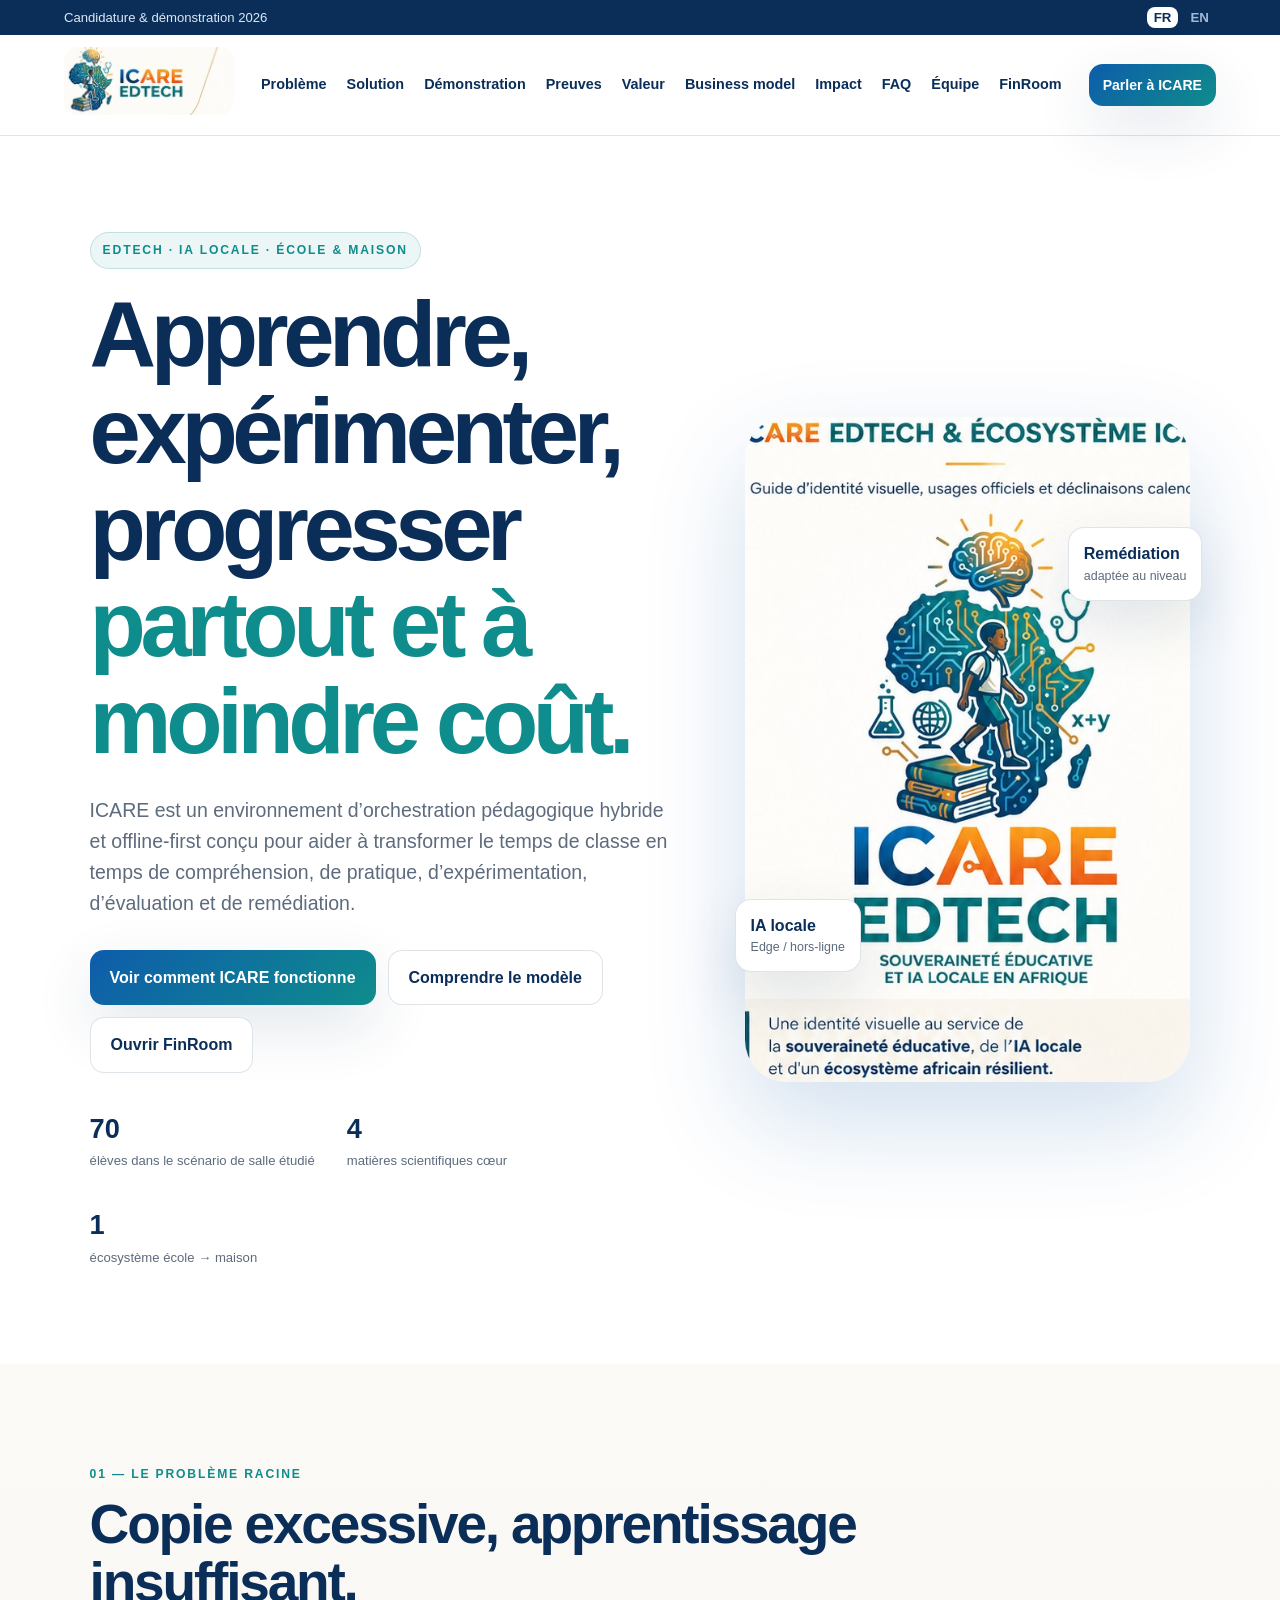
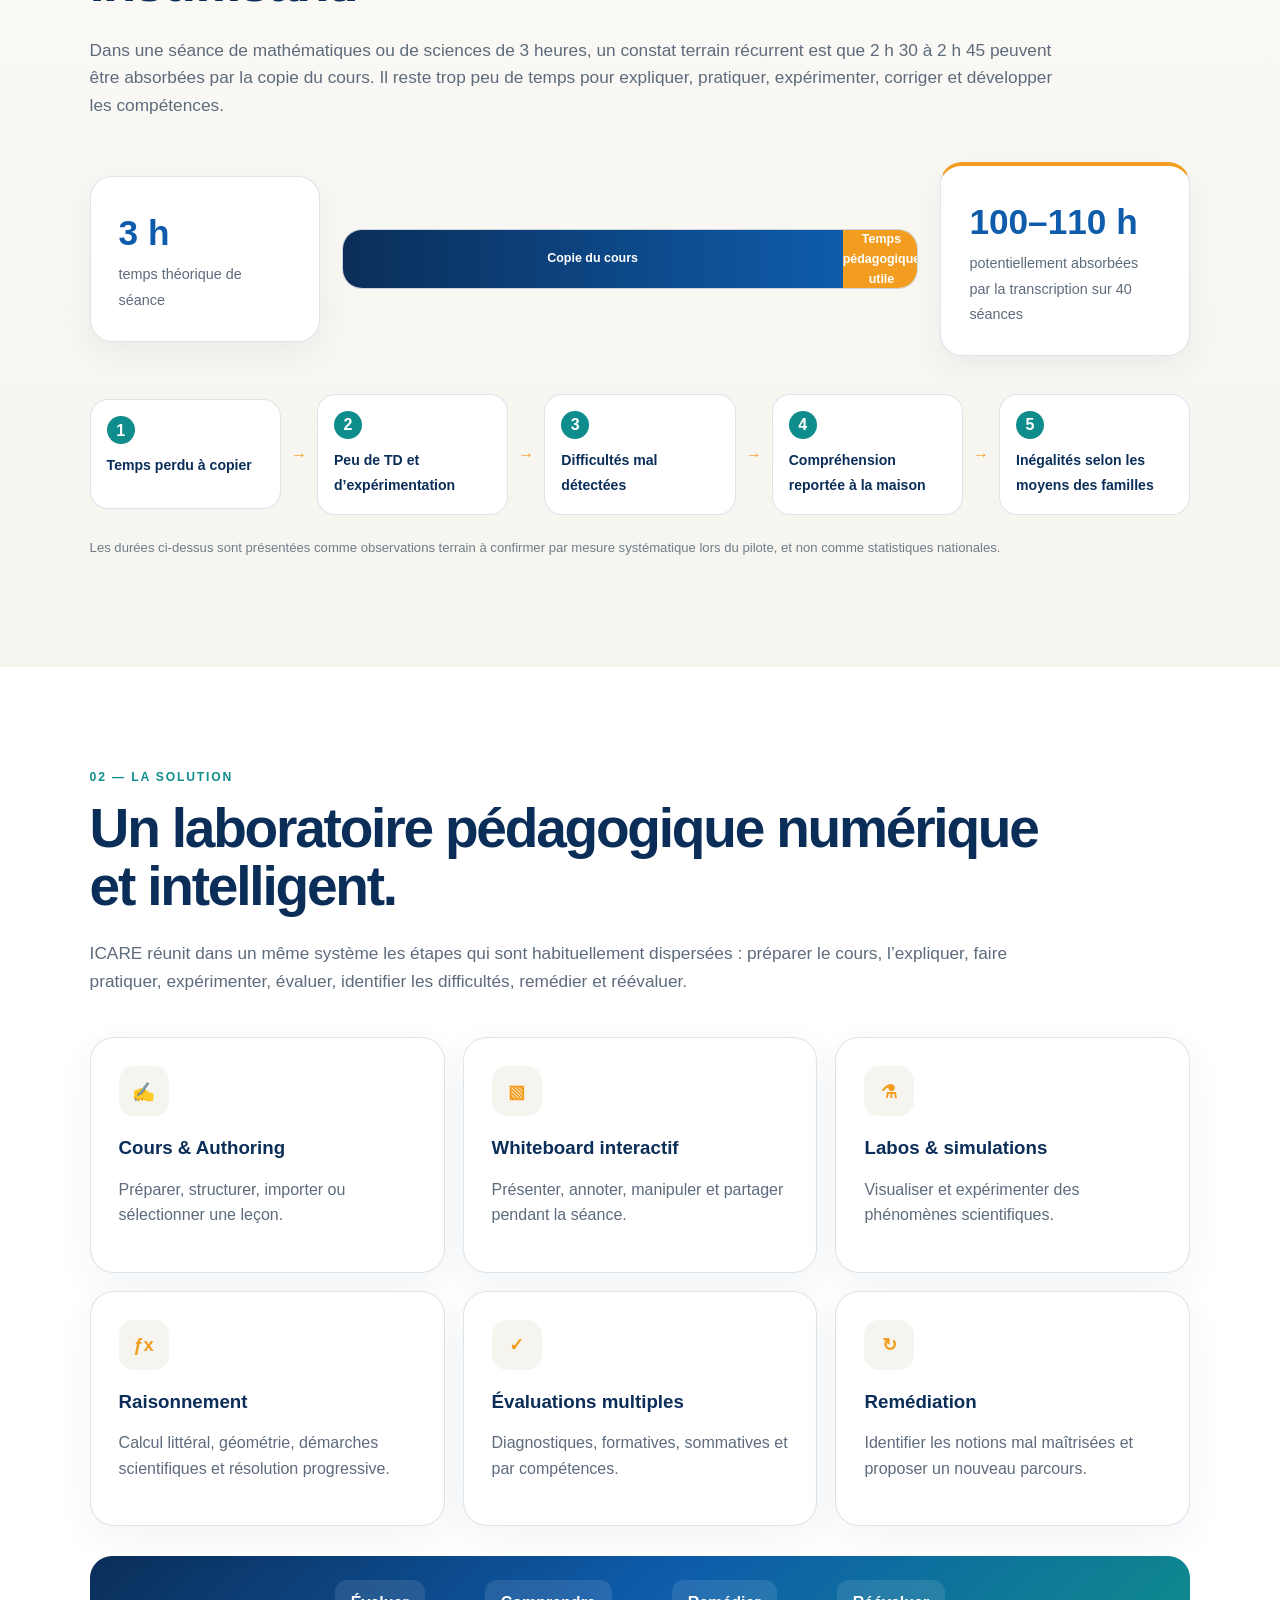
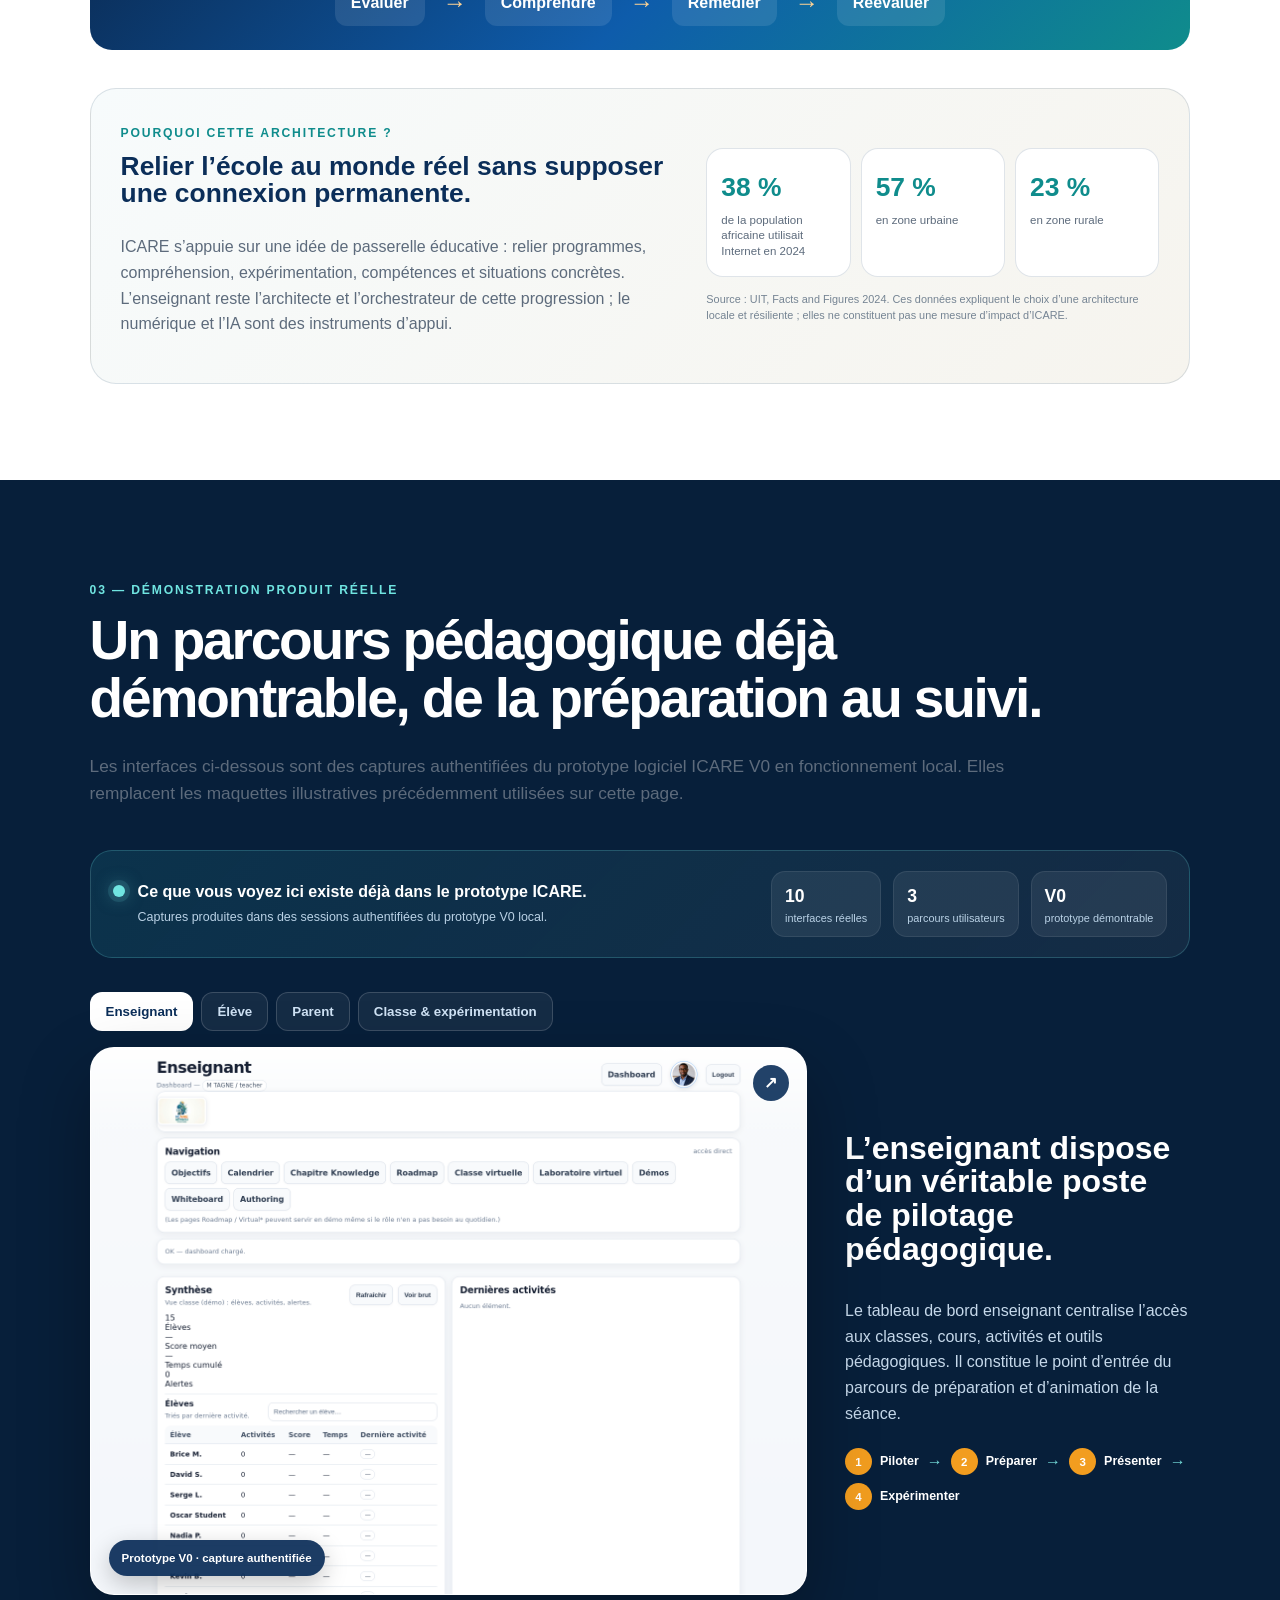
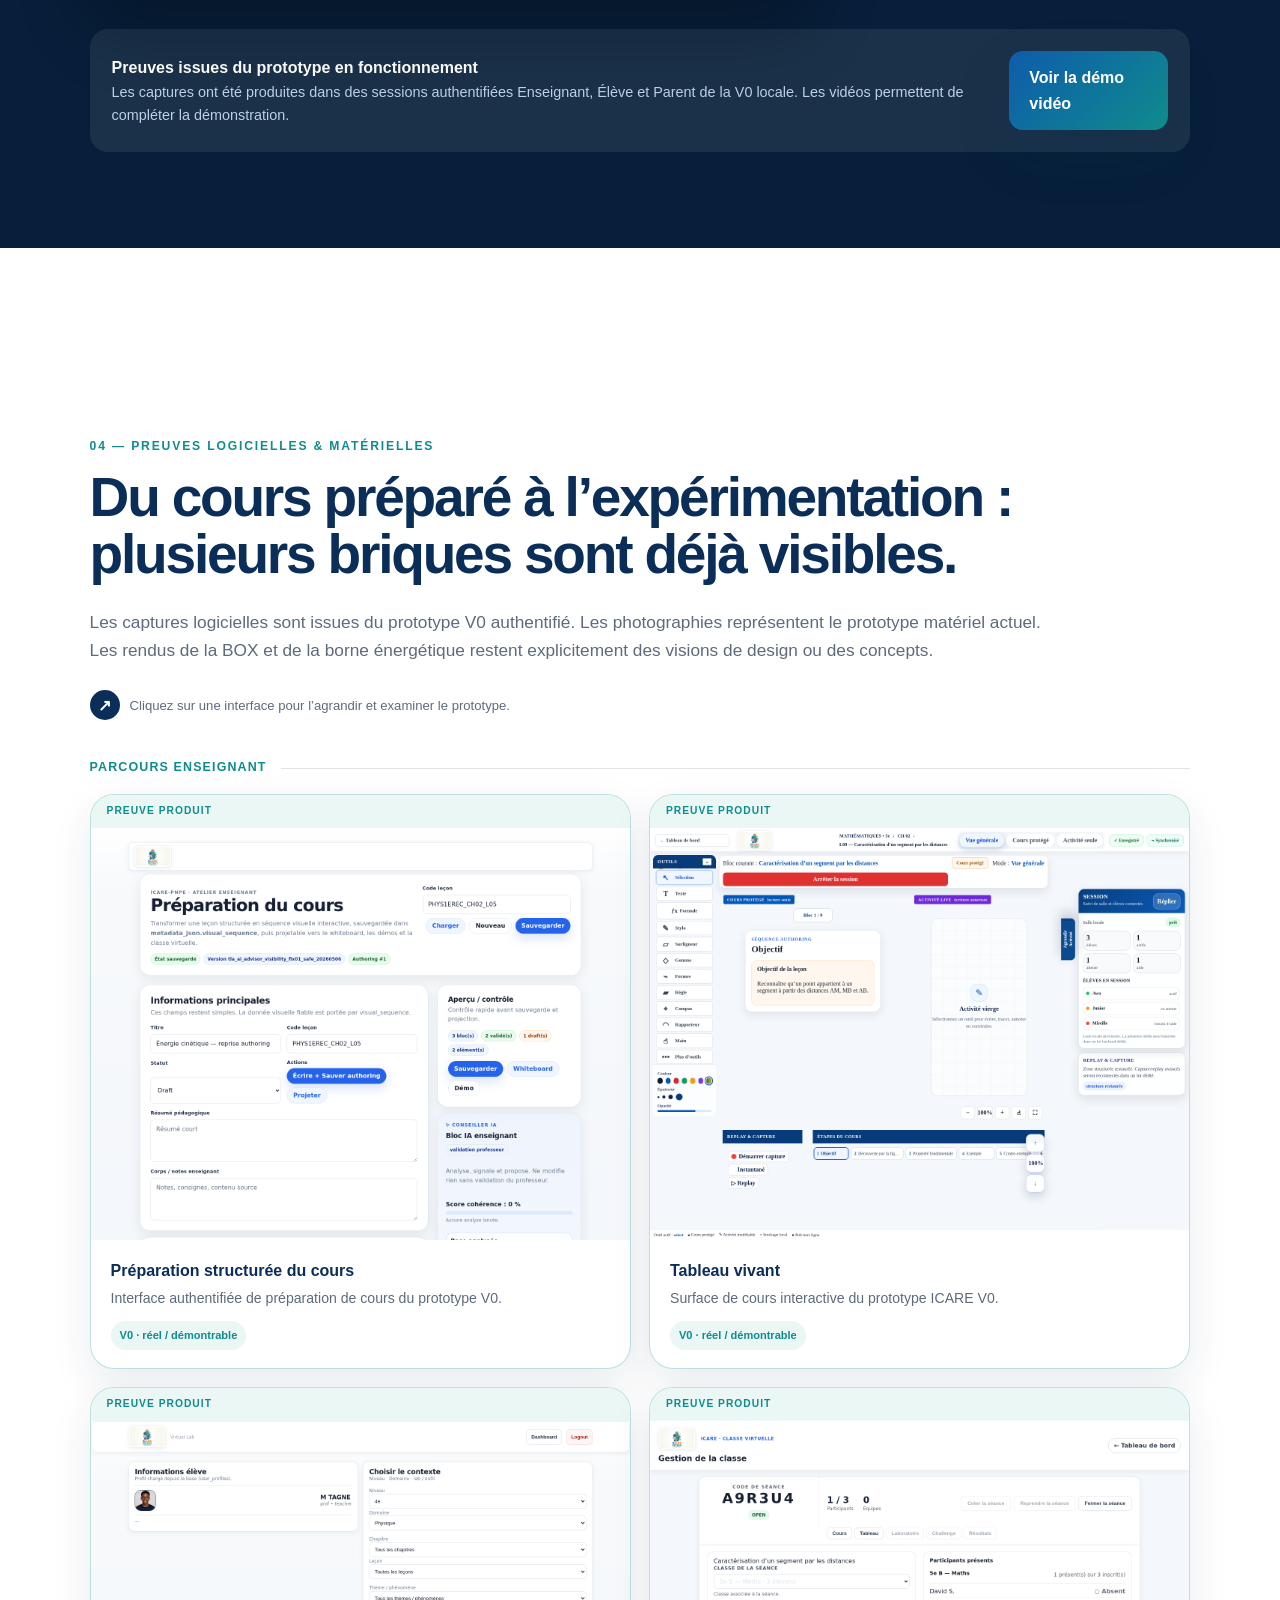
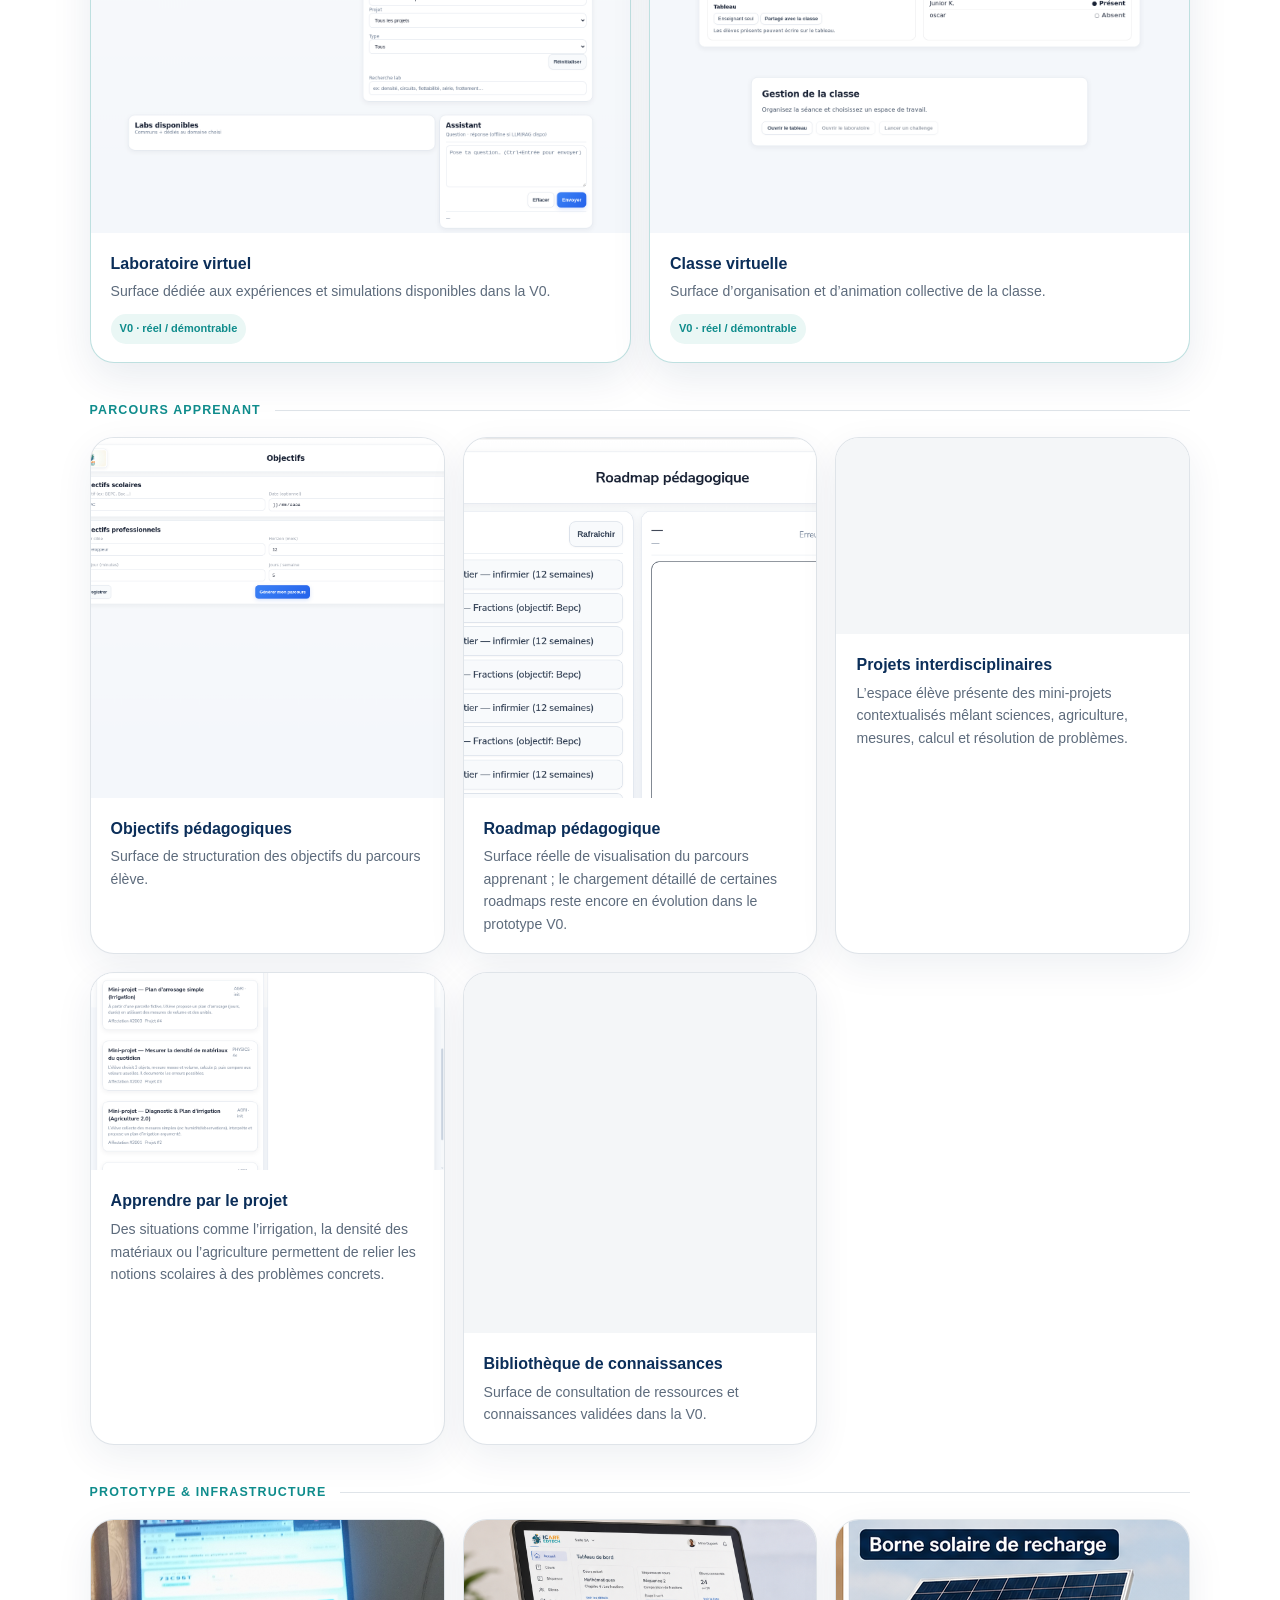
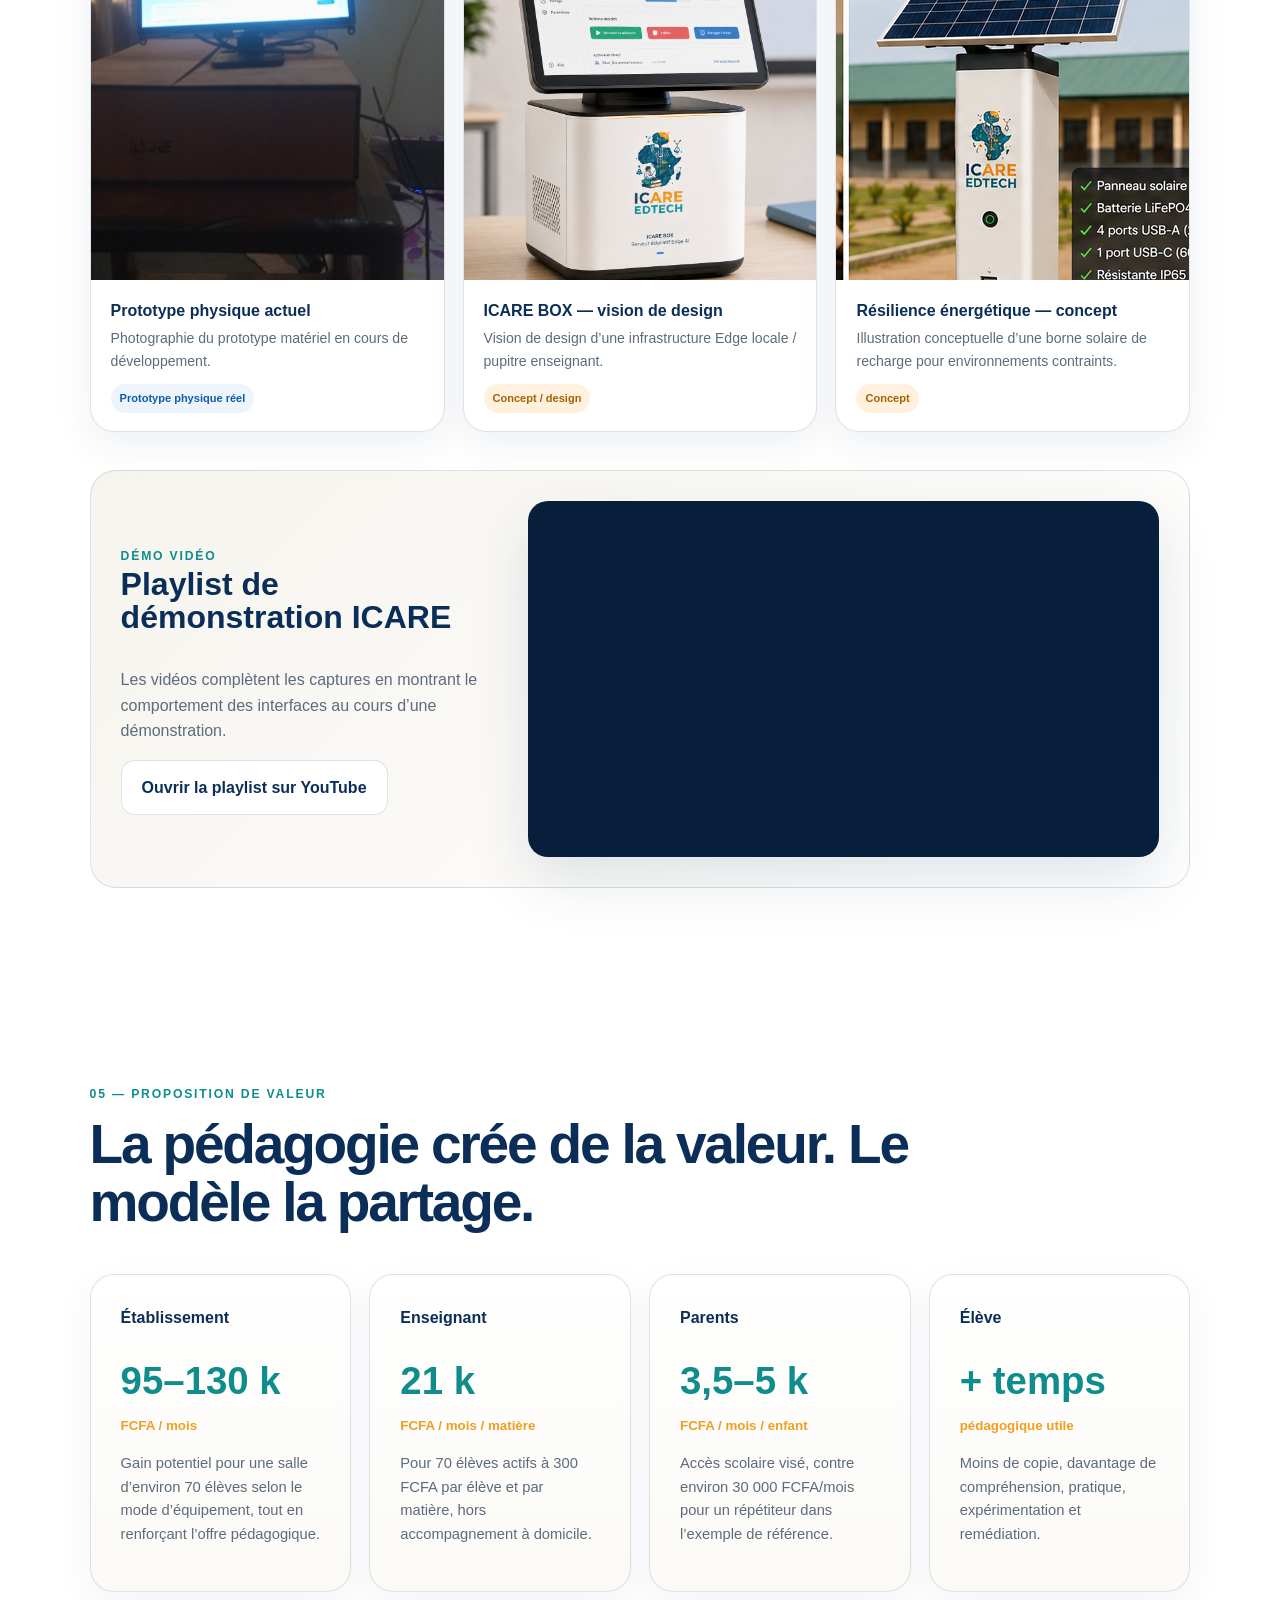
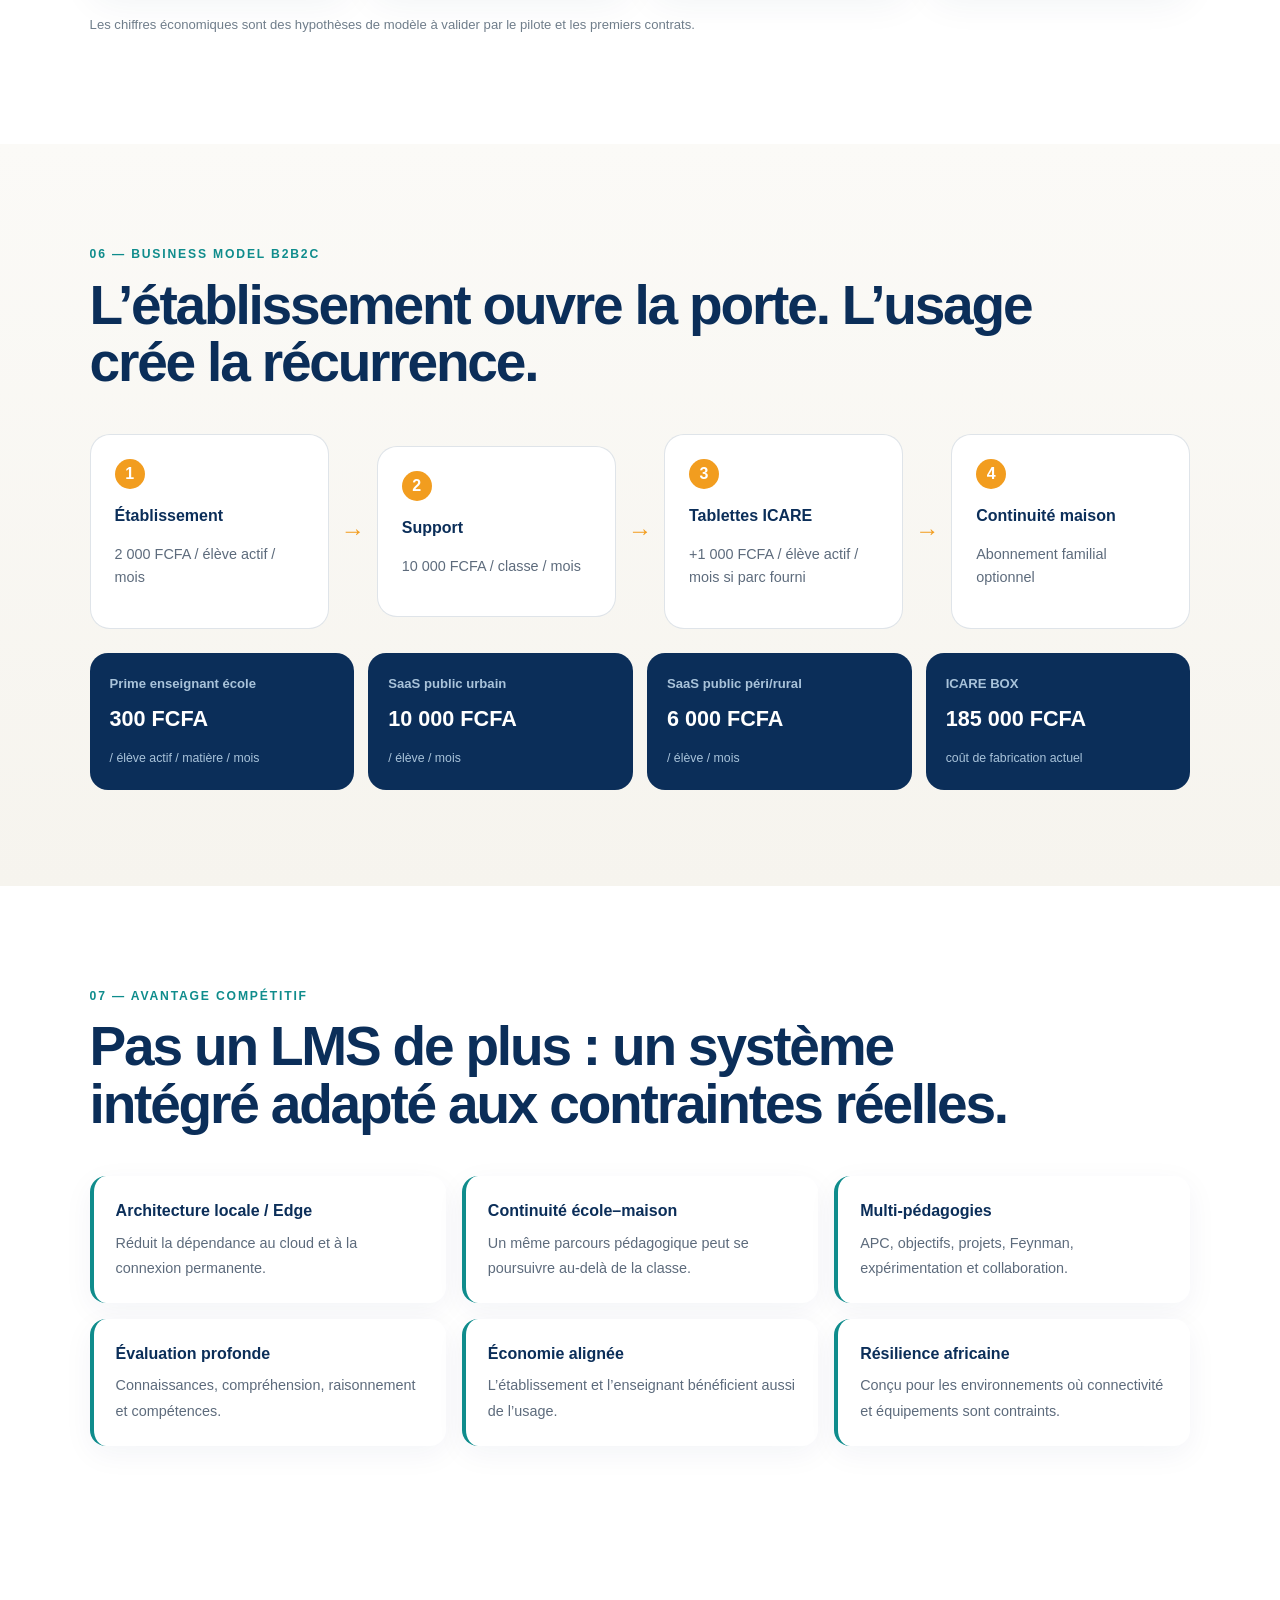
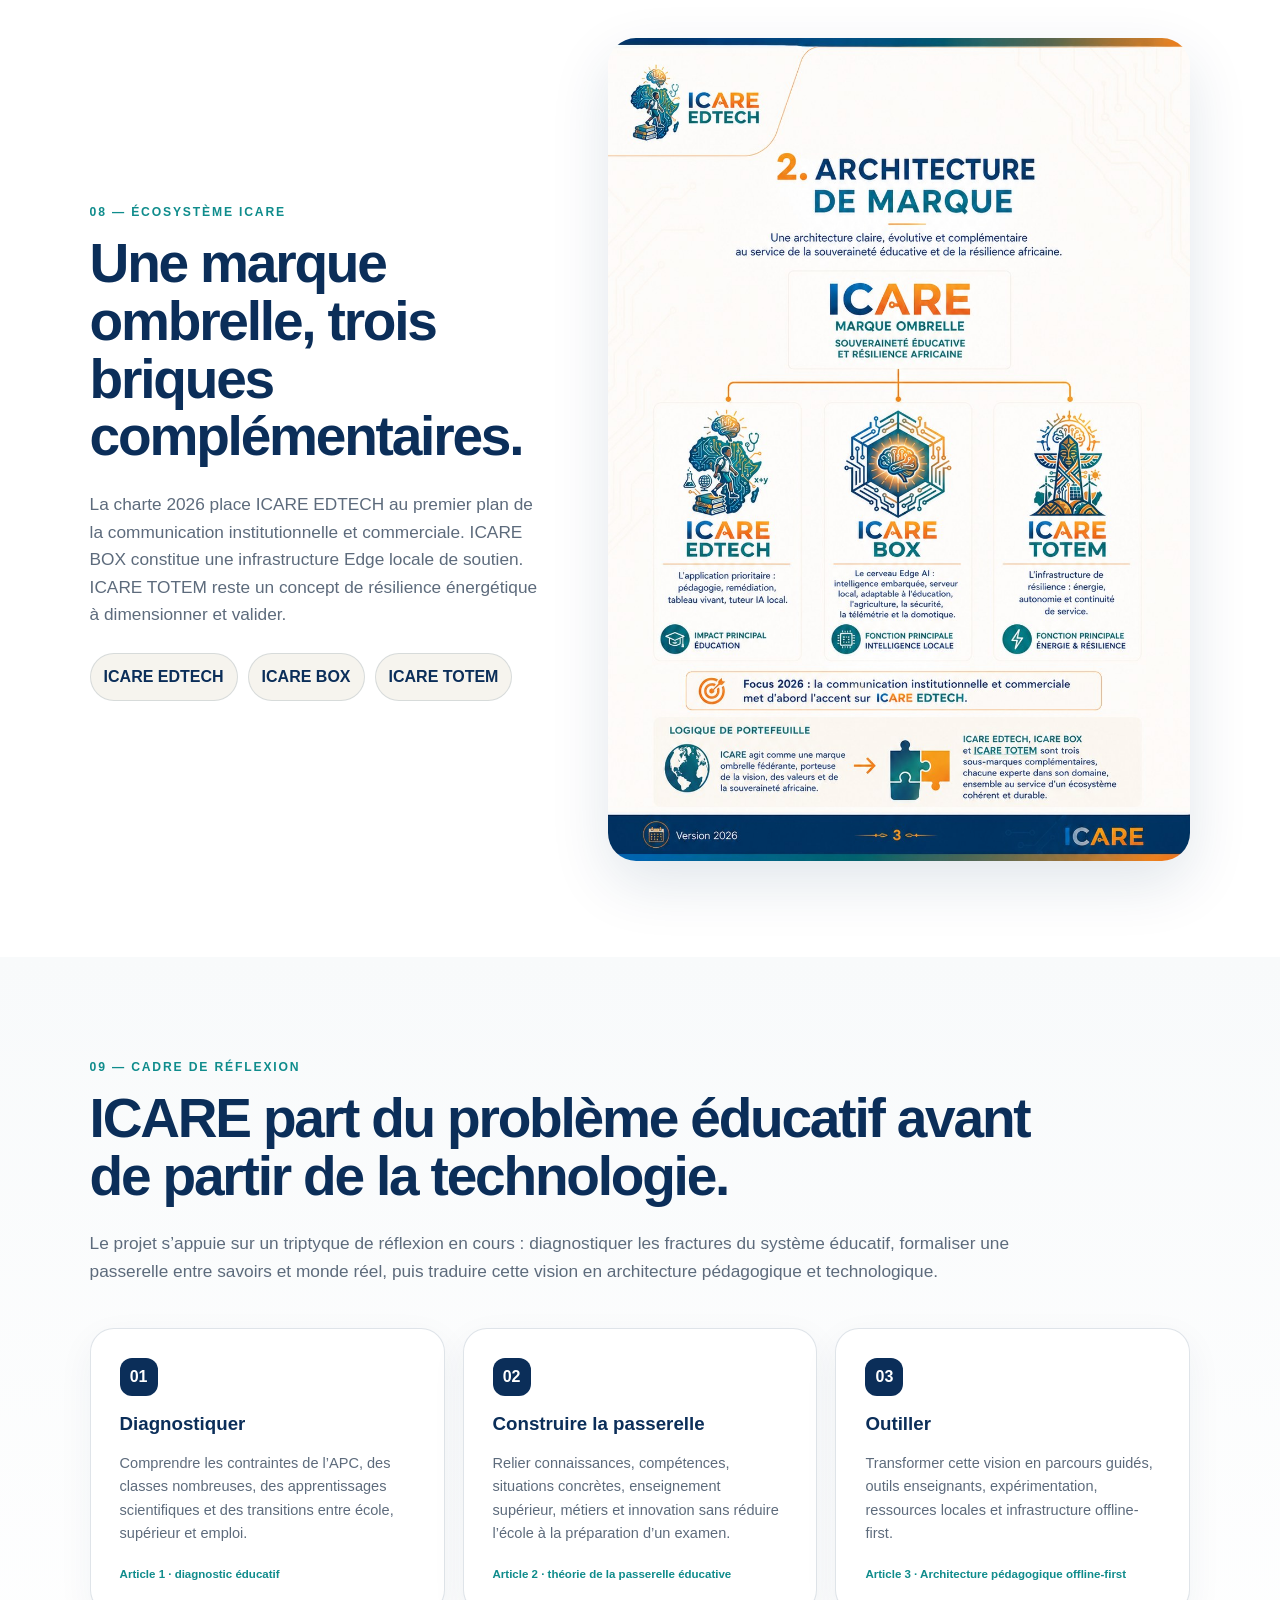
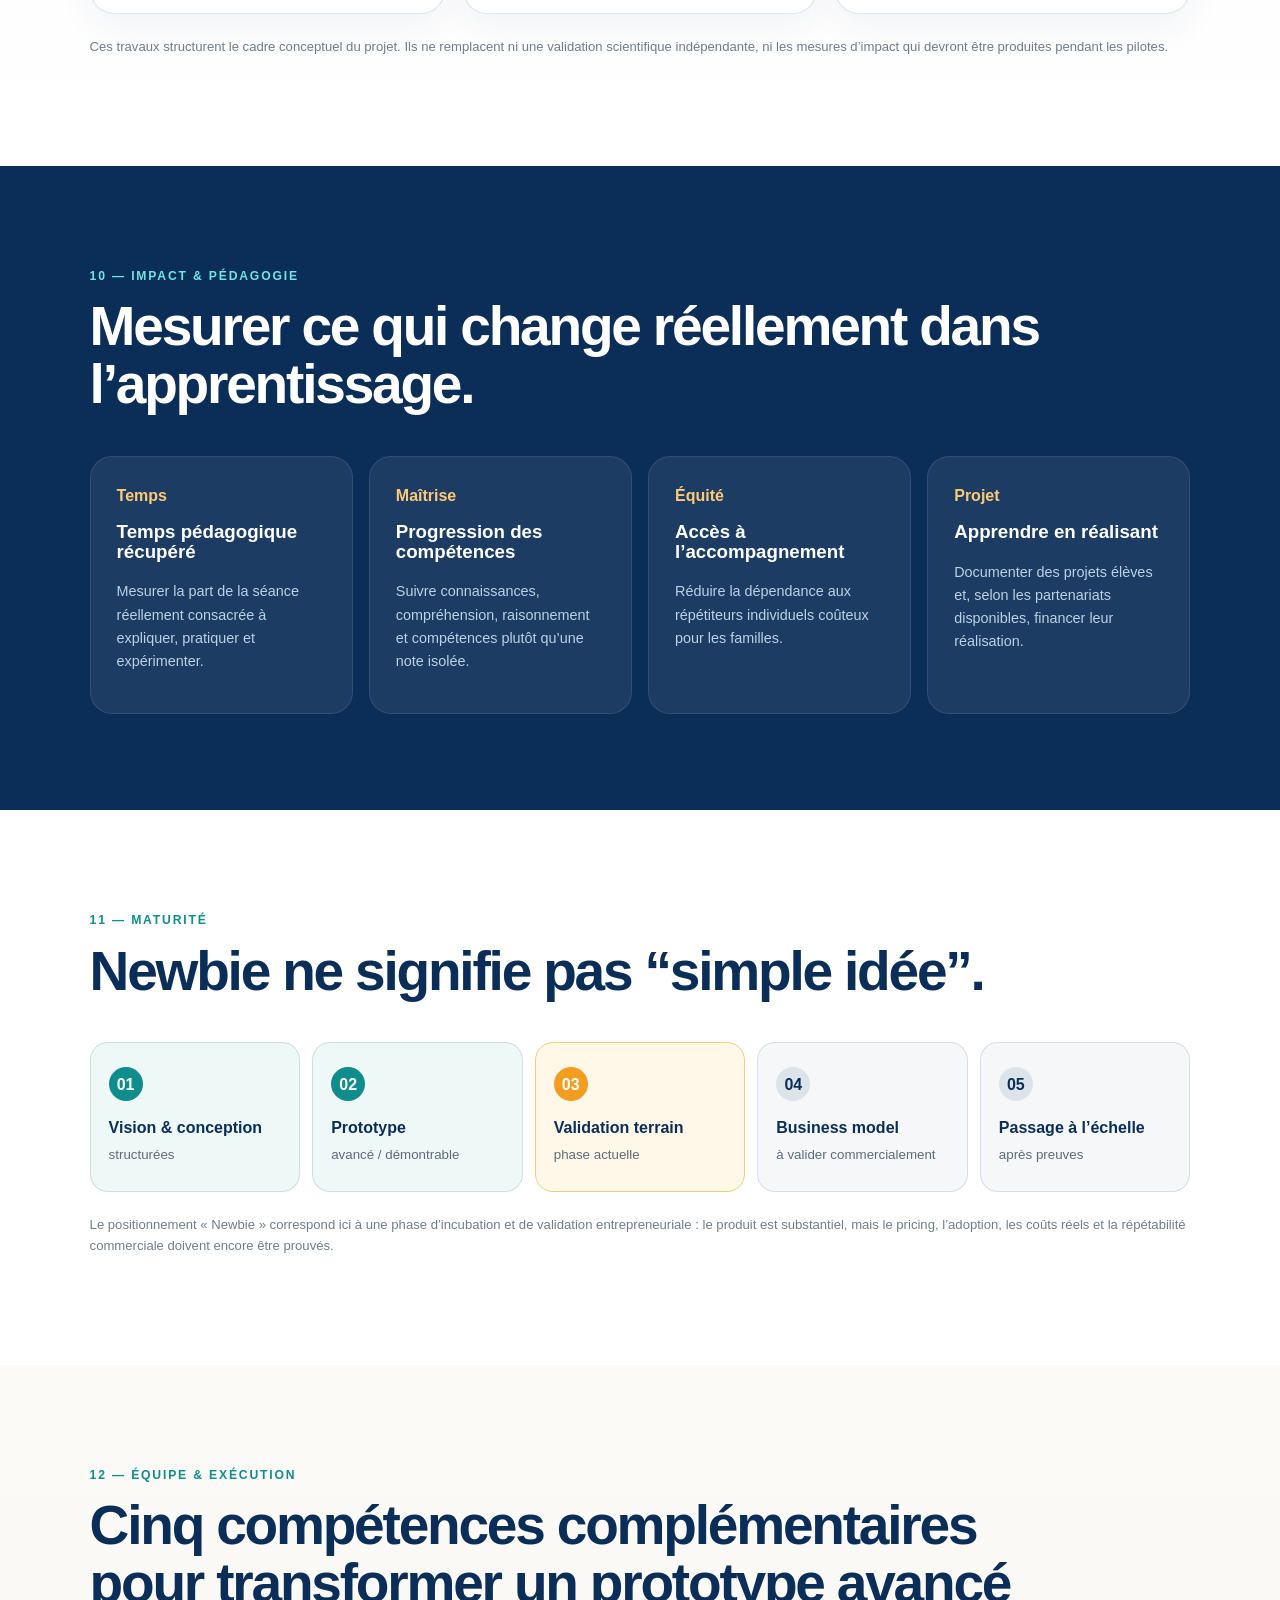
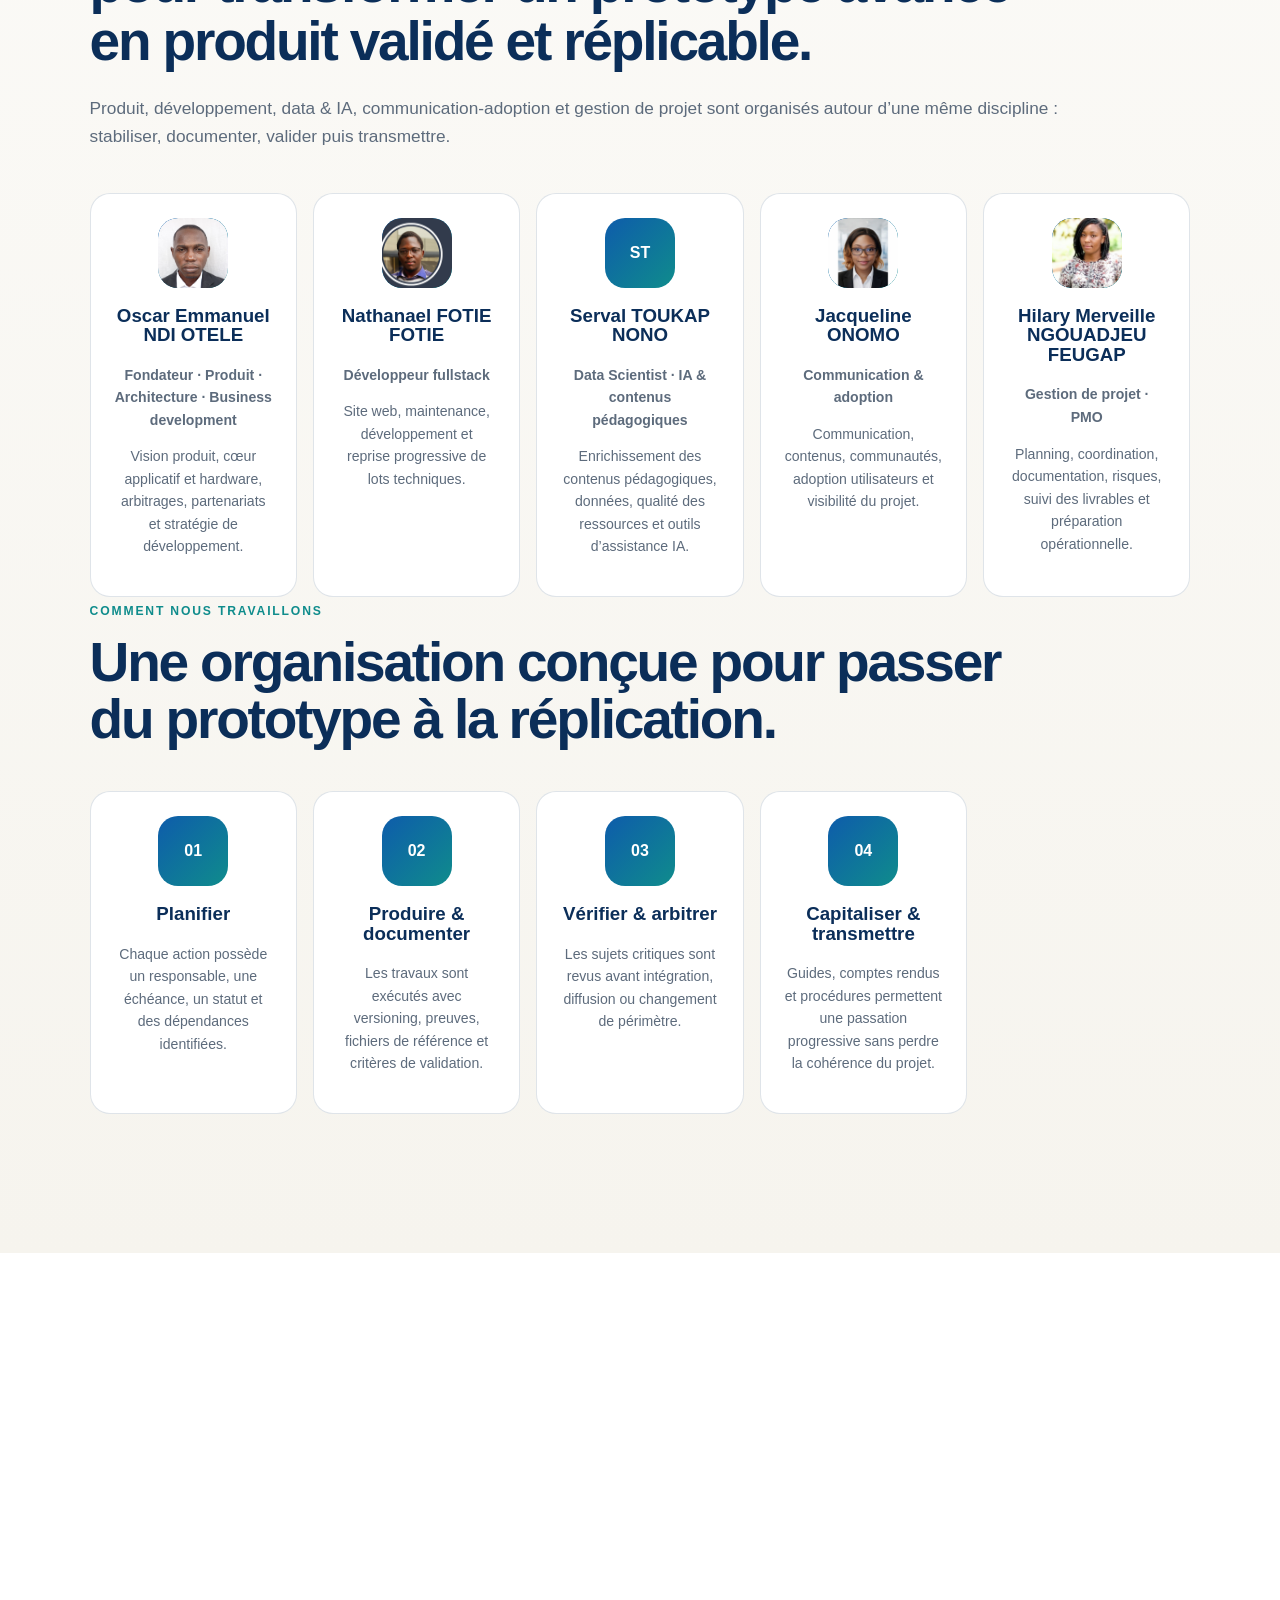
<file: index.html>
<!doctype html>
<html lang="fr">
<head>
  <meta charset="utf-8">
  <meta name="viewport" content="width=device-width,initial-scale=1">
  <meta name="description" content="ICARE EDTECH — Apprendre, expérimenter, progresser partout et à moindre coût.">
  <meta name="theme-color" content="#0B2E59">
  <title>ICARE EDTECH — Environnement d’orchestration pédagogique hybride et offline-first</title>
  <link rel="stylesheet" href="styles.css">
</head>
<body>
  <div class="topbar">
    <span data-fr="Candidature & démonstration 2026" data-en="Application & demo 2026">Candidature & démonstration 2026</span>
    <div class="lang">
      <button class="lang-btn active" data-lang="fr">FR</button>
      <button class="lang-btn" data-lang="en">EN</button>
    </div>
  </div>

  <header class="header">
    <a class="brand" href="#accueil"><img src="assets/icare-logo.jpg" alt="ICARE EDTECH"></a>
    <button class="menu-btn" aria-label="Ouvrir le menu">☰</button>
    <nav class="nav">
      <a href="#probleme" data-fr="Problème" data-en="Problem">Problème</a>
      <a href="#solution" data-fr="Solution" data-en="Solution">Solution</a>
      <a href="#demo" data-fr="Démonstration" data-en="Demo">Démonstration</a><a href="#preuves" data-fr="Preuves" data-en="Evidence">Preuves</a>
      <a href="#valeur" data-fr="Valeur" data-en="Value">Valeur</a>
      <a href="#modele" data-fr="Business model" data-en="Business model">Business model</a>
      <a href="#impact" data-fr="Impact" data-en="Impact">Impact</a>
        <a href="#faq"
           data-fr="FAQ"
           data-en="FAQ">FAQ</a>
      <a href="#equipe" data-fr="Équipe" data-en="Team">Équipe</a>
      <a href="/finroom"
         data-icare-finroom-entry="nav"
         data-fr="FinRoom"
         data-en="FinRoom">FinRoom</a>
    </nav>
    <a href="#contact" class="btn btn-mini" data-fr="Parler à ICARE" data-en="Talk to ICARE">Parler à ICARE</a>
  </header>

  <main>
    <section id="accueil" class="hero section">
      <div class="hero-copy reveal">
        <div class="badge" data-fr="EDTECH · IA LOCALE · ÉCOLE & MAISON" data-en="EDTECH · LOCAL AI · SCHOOL & HOME">EDTECH · IA LOCALE · ÉCOLE & MAISON</div>
        <h1 data-fr="Apprendre, expérimenter, progresser <span>partout et à moindre coût.</span>" data-en="Learn, experiment and progress <span>everywhere, at lower cost.</span>">
          Apprendre, expérimenter, progresser <span>partout et à moindre coût.</span>
        </h1>
        <p class="lead" data-fr="ICARE est un environnement d’orchestration pédagogique hybride et offline-first conçu pour aider à transformer le temps de classe en temps de compréhension, de pratique, d’expérimentation, d’évaluation et de remédiation."
           data-en="ICARE is a hybrid, offline-first pedagogical orchestration environment designed to help turn class time into time for understanding, practice, experimentation, assessment and remediation.">
          ICARE est un environnement d’orchestration pédagogique hybride et offline-first conçu pour aider à transformer le temps de classe en temps de compréhension, de pratique, d’expérimentation, d’évaluation et de remédiation.
        </p>
        <div class="hero-cta">
          <a class="btn" href="#demo" data-fr="Voir comment ICARE fonctionne" data-en="See how ICARE works">Voir comment ICARE fonctionne</a>
          <a class="btn secondary" href="#modele" data-fr="Comprendre le modèle" data-en="Understand the model">Comprendre le modèle</a>
          <a class="btn secondary"
             href="/finroom"
             data-icare-finroom-entry="hero"
             data-fr="Ouvrir FinRoom"
             data-en="Open FinRoom">Ouvrir FinRoom</a>
        </div>
        <div class="hero-kpis">
          <div><strong>70</strong><span data-fr="élèves dans le scénario de salle étudié" data-en="learners in the studied classroom scenario">élèves dans le scénario de salle étudié</span></div>
          <div><strong>4</strong><span data-fr="matières scientifiques cœur" data-en="core STEM subjects">matières scientifiques cœur</span></div>
          <div><strong>1</strong><span data-fr="écosystème école → maison" data-en="school → home ecosystem">écosystème école → maison</span></div>
        </div>
      </div>
      <div class="hero-art reveal">
        <div class="orbit one"></div><div class="orbit two"></div>
        <img src="assets/icare-hero.jpg" alt="Univers visuel ICARE EDTECH">
        <div class="floating-card f1"><b>IA locale</b><span>Edge / hors-ligne</span></div>
        <div class="floating-card f2"><b>Remédiation</b><span>adaptée au niveau</span></div>
      </div>
    </section>

    <section id="probleme" class="section problem">
      <div class="section-head reveal">
        <span class="eyebrow" data-fr="01 — LE PROBLÈME RACINE" data-en="01 — ROOT PROBLEM">01 — LE PROBLÈME RACINE</span>
        <h2 data-fr="Copie excessive, apprentissage insuffisant." data-en="Too much copying, not enough learning.">Copie excessive, apprentissage insuffisant.</h2>
        <p data-fr="Dans une séance de mathématiques ou de sciences de 3 heures, un constat terrain récurrent est que 2 h 30 à 2 h 45 peuvent être absorbées par la copie du cours. Il reste trop peu de temps pour expliquer, pratiquer, expérimenter, corriger et développer les compétences."
           data-en="In a three-hour mathematics or science session, a recurring field observation is that 2h30 to 2h45 can be absorbed by copying the lesson, leaving too little time to explain, practise, experiment, correct and develop skills.">
          Dans une séance de mathématiques ou de sciences de 3 heures, un constat terrain récurrent est que 2 h 30 à 2 h 45 peuvent être absorbées par la copie du cours. Il reste trop peu de temps pour expliquer, pratiquer, expérimenter, corriger et développer les compétences.
        </p>
      </div>

      <div class="time-story reveal">
        <div class="clock-card">
          <div class="bigtime">3 h</div>
          <span data-fr="temps théorique de séance" data-en="theoretical class time">temps théorique de séance</span>
        </div>
        <div class="timeline">
          <div class="copy-seg" style="width:87%"><span data-fr="Copie du cours" data-en="Copying notes">Copie du cours</span></div>
          <div class="learn-seg" style="width:13%"><span data-fr="Temps pédagogique utile" data-en="Useful learning time">Temps pédagogique utile</span></div>
        </div>
        <div class="clock-card accent">
          <div class="bigtime">100–110 h</div>
          <span data-fr="potentiellement absorbées par la transcription sur 40 séances" data-en="potentially absorbed by transcription over 40 sessions">potentiellement absorbées par la transcription sur 40 séances</span>
        </div>
      </div>

      <div class="problem-chain reveal">
        <div><b>1</b><span data-fr="Temps perdu à copier" data-en="Time lost copying">Temps perdu à copier</span></div>
        <i>→</i>
        <div><b>2</b><span data-fr="Peu de TD et d’expérimentation" data-en="Too little practice & experimentation">Peu de TD et d’expérimentation</span></div>
        <i>→</i>
        <div><b>3</b><span data-fr="Difficultés mal détectées" data-en="Difficulties poorly detected">Difficultés mal détectées</span></div>
        <i>→</i>
        <div><b>4</b><span data-fr="Compréhension reportée à la maison" data-en="Understanding pushed to home">Compréhension reportée à la maison</span></div>
        <i>→</i>
        <div><b>5</b><span data-fr="Inégalités selon les moyens des familles" data-en="Inequality based on family means">Inégalités selon les moyens des familles</span></div>
      </div>
      <p class="disclaimer" data-fr="Les durées ci-dessus sont présentées comme observations terrain à confirmer par mesure systématique lors du pilote, et non comme statistiques nationales."
         data-en="The durations above are presented as field observations to be confirmed through systematic measurement during the pilot, not as national statistics.">
        Les durées ci-dessus sont présentées comme observations terrain à confirmer par mesure systématique lors du pilote, et non comme statistiques nationales.
      </p>
    </section>

    <section id="solution" class="section solution">
      <div class="section-head reveal">
        <span class="eyebrow" data-fr="02 — LA SOLUTION" data-en="02 — THE SOLUTION">02 — LA SOLUTION</span>
        <h2 data-fr="Un laboratoire pédagogique numérique et intelligent." data-en="A digital and intelligent pedagogical laboratory.">Un laboratoire pédagogique numérique et intelligent.</h2>
        <p data-fr="ICARE réunit dans un même système les étapes qui sont habituellement dispersées : préparer le cours, l’expliquer, faire pratiquer, expérimenter, évaluer, identifier les difficultés, remédier et réévaluer."
           data-en="ICARE brings together in one system steps that are usually scattered: preparing, explaining, practising, experimenting, assessing, detecting difficulties, remediating and reassessing.">
          ICARE réunit dans un même système les étapes qui sont habituellement dispersées : préparer le cours, l’expliquer, faire pratiquer, expérimenter, évaluer, identifier les difficultés, remédier et réévaluer.
        </p>
      </div>

      <div class="cap-grid">
        <article class="cap-card reveal"><div class="icon">✍</div><h3 data-fr="Cours & Authoring" data-en="Course authoring">Cours & Authoring</h3><p data-fr="Préparer, structurer, importer ou sélectionner une leçon." data-en="Prepare, structure, import or select a lesson.">Préparer, structurer, importer ou sélectionner une leçon.</p></article>
        <article class="cap-card reveal"><div class="icon">▧</div><h3 data-fr="Whiteboard interactif" data-en="Interactive whiteboard">Whiteboard interactif</h3><p data-fr="Présenter, annoter, manipuler et partager pendant la séance." data-en="Present, annotate, manipulate and share during class.">Présenter, annoter, manipuler et partager pendant la séance.</p></article>
        <article class="cap-card reveal"><div class="icon">⚗</div><h3 data-fr="Labos & simulations" data-en="Labs & simulations">Labos & simulations</h3><p data-fr="Visualiser et expérimenter des phénomènes scientifiques." data-en="Visualise and experiment with scientific phenomena.">Visualiser et expérimenter des phénomènes scientifiques.</p></article>
        <article class="cap-card reveal"><div class="icon">ƒx</div><h3 data-fr="Raisonnement" data-en="Reasoning">Raisonnement</h3><p data-fr="Calcul littéral, géométrie, démarches scientifiques et résolution progressive." data-en="Symbolic calculation, geometry, scientific reasoning and progressive problem solving.">Calcul littéral, géométrie, démarches scientifiques et résolution progressive.</p></article>
        <article class="cap-card reveal"><div class="icon">✓</div><h3 data-fr="Évaluations multiples" data-en="Multiple assessments">Évaluations multiples</h3><p data-fr="Diagnostiques, formatives, sommatives et par compétences." data-en="Diagnostic, formative, summative and competency-based.">Diagnostiques, formatives, sommatives et par compétences.</p></article>
        <article class="cap-card reveal"><div class="icon">↻</div><h3 data-fr="Remédiation" data-en="Remediation">Remédiation</h3><p data-fr="Identifier les notions mal maîtrisées et proposer un nouveau parcours." data-en="Identify weak concepts and propose a new learning path.">Identifier les notions mal maîtrisées et proposer un nouveau parcours.</p></article>
      </div>

      <div class="method-loop reveal">
        <div>Évaluer</div><span>→</span><div>Comprendre</div><span>→</span><div>Remédier</div><span>→</span><div>Réévaluer</div>
      </div>
    

      <div class="design-rationale reveal">

        <div class="rationale-copy">

          <span class="eyebrow"
                data-fr="POURQUOI CETTE ARCHITECTURE ?"
                data-en="WHY THIS ARCHITECTURE?">
            POURQUOI CETTE ARCHITECTURE ?
          </span>

          <h3
            data-fr="Relier l’école au monde réel sans supposer une connexion permanente."
            data-en="Connecting school to the real world without assuming permanent connectivity.">
            Relier l’école au monde réel sans supposer une connexion permanente.
          </h3>

          <p
            data-fr="ICARE s’appuie sur une idée de passerelle éducative : relier programmes, compréhension, expérimentation, compétences et situations concrètes. L’enseignant reste l’architecte et l’orchestrateur de cette progression ; le numérique et l’IA sont des instruments d’appui."
            data-en="ICARE is built around an educational bridge: connecting curricula, understanding, experimentation, competencies and real situations. The teacher remains the architect and orchestrator of this progression; digital tools and AI provide support.">
            ICARE s’appuie sur une idée de passerelle éducative : relier programmes, compréhension, expérimentation, compétences et situations concrètes. L’enseignant reste l’architecte et l’orchestrateur de cette progression ; le numérique et l’IA sont des instruments d’appui.
          </p>

        </div>

        <div class="connectivity-proof">

          <div>
            <strong>38 %</strong>
            <span
              data-fr="de la population africaine utilisait Internet en 2024"
              data-en="of Africa's population used the Internet in 2024">
              de la population africaine utilisait Internet en 2024
            </span>
          </div>

          <div>
            <strong>57 %</strong>
            <span
              data-fr="en zone urbaine"
              data-en="in urban areas">
              en zone urbaine
            </span>
          </div>

          <div>
            <strong>23 %</strong>
            <span
              data-fr="en zone rurale"
              data-en="in rural areas">
              en zone rurale
            </span>
          </div>

          <small
            data-fr="Source : UIT, Facts and Figures 2024. Ces données expliquent le choix d’une architecture locale et résiliente ; elles ne constituent pas une mesure d’impact d’ICARE."
            data-en="Source: ITU, Facts and Figures 2024. These figures explain the choice of a local, resilient architecture; they are not a measure of ICARE's impact.">
            Source : UIT, Facts and Figures 2024. Ces données expliquent le choix d’une architecture locale et résiliente ; elles ne constituent pas une mesure d’impact d’ICARE.
          </small>

        </div>

      </div>
</section>

    
    <section id="demo" class="section demo-section">
      <div class="section-head reveal">
        <span class="eyebrow"
              data-fr="03 — DÉMONSTRATION PRODUIT RÉELLE"
              data-en="03 — REAL PRODUCT DEMO">
          03 — DÉMONSTRATION PRODUIT RÉELLE
        </span>

        <h2
          data-fr="Un parcours pédagogique déjà démontrable, de la préparation au suivi."
          data-en="A pedagogical journey already demonstrable, from preparation to follow-up.">
          Un parcours pédagogique déjà démontrable, de la préparation au suivi.
        </h2>

        <p
          data-fr="Les interfaces ci-dessous sont des captures authentifiées du prototype logiciel ICARE V0 en fonctionnement local. Elles remplacent les maquettes illustratives précédemment utilisées sur cette page."
          data-en="The interfaces below are authenticated screenshots of the ICARE V0 software prototype running locally. They replace the illustrative mockups previously used on this page.">
          Les interfaces ci-dessous sont des captures authentifiées du prototype logiciel ICARE V0 en fonctionnement local. Elles remplacent les maquettes illustratives précédemment utilisées sur cette page.
        </p>
      </div>

      
      <div class="prototype-proof-banner reveal">
        <div class="proof-banner-lead">
          <span class="proof-live-dot"></span>
          <div>
            <strong
              data-fr="Ce que vous voyez ici existe déjà dans le prototype ICARE."
              data-en="What you see here already exists in the ICARE prototype.">
              Ce que vous voyez ici existe déjà dans le prototype ICARE.
            </strong>

            <small
              data-fr="Captures produites dans des sessions authentifiées du prototype V0 local."
              data-en="Screenshots produced from authenticated sessions of the local V0 prototype.">
              Captures produites dans des sessions authentifiées du prototype V0 local.
            </small>
          </div>
        </div>

        <div class="proof-banner-metrics">
          <div>
            <b>10</b>
            <span
              data-fr="interfaces réelles"
              data-en="real interfaces">
              interfaces réelles
            </span>
          </div>

          <div>
            <b>3</b>
            <span
              data-fr="parcours utilisateurs"
              data-en="user journeys">
              parcours utilisateurs
            </span>
          </div>

          <div>
            <b>V0</b>
            <span
              data-fr="prototype démontrable"
              data-en="demonstrable prototype">
              prototype démontrable
            </span>
          </div>
        </div>
      </div>

<div class="real-demo-shell reveal">

        <div class="demo-tabs real-demo-tabs">
          <button class="tab active"
                  data-target="teacher"
                  data-fr="Enseignant"
                  data-en="Teacher">
            Enseignant
          </button>

          <button class="tab"
                  data-target="student"
                  data-fr="Élève"
                  data-en="Learner">
            Élève
          </button>

          <button class="tab"
                  data-target="parent"
                  data-fr="Parent"
                  data-en="Parent">
            Parent
          </button>

          <button class="tab"
                  data-target="class"
                  data-fr="Classe & expérimentation"
                  data-en="Class & experimentation">
            Classe & expérimentation
          </button>
        </div>

        <div class="demo-panel active real-demo-panel" id="teacher">

          <div class="real-demo-visual">
            <img
              decoding="async" src="assets/real-v0/teacher-dashboard.png"
              alt="Capture authentifiée du tableau de bord enseignant ICARE V0">
            <span class="evidence-badge"
                  data-fr="Prototype V0 · capture authentifiée"
                  data-en="V0 prototype · authenticated capture">
              Prototype V0 · capture authentifiée
            </span>
          </div>

          <div class="demo-copy">
            <h3
              data-fr="L’enseignant dispose d’un véritable poste de pilotage pédagogique."
              data-en="Teachers have a genuine pedagogical control centre.">
              L’enseignant dispose d’un véritable poste de pilotage pédagogique.
            </h3>

            <p
              data-fr="Le tableau de bord enseignant centralise l’accès aux classes, cours, activités et outils pédagogiques. Il constitue le point d’entrée du parcours de préparation et d’animation de la séance."
              data-en="The teacher dashboard centralises access to classes, lessons, activities and pedagogical tools. It is the entry point for lesson preparation and classroom orchestration.">
              Le tableau de bord enseignant centralise l’accès aux classes, cours, activités et outils pédagogiques. Il constitue le point d’entrée du parcours de préparation et d’animation de la séance.
            </p>

            <div class="journey-strip">
              <span>1</span><b data-fr="Piloter" data-en="Manage">Piloter</b>
              <i>→</i>
              <span>2</span><b data-fr="Préparer" data-en="Prepare">Préparer</b>
              <i>→</i>
              <span>3</span><b data-fr="Présenter" data-en="Present">Présenter</b>
              <i>→</i>
              <span>4</span><b data-fr="Expérimenter" data-en="Experiment">Expérimenter</b>
            </div>
          </div>
        </div>

        <div class="demo-panel real-demo-panel" id="student">

          <div class="real-demo-visual">
            <img
              decoding="async" src="assets/real-v0/student-dashboard.png"
              alt="Capture authentifiée de l'espace élève ICARE V0" loading="lazy">
            <span class="evidence-badge"
                  data-fr="Prototype V0 · capture authentifiée"
                  data-en="V0 prototype · authenticated capture">
              Prototype V0 · capture authentifiée
            </span>
          </div>

          <div class="demo-copy">
            <h3
              data-fr="L’élève retrouve son parcours, ses objectifs et ses ressources."
              data-en="Learners access their pathway, objectives and resources.">
              L’élève retrouve son parcours, ses objectifs et ses ressources.
            </h3>

            <p
              data-fr="L’espace élève regroupe le travail pédagogique et s’articule avec les objectifs, la roadmap et la bibliothèque de connaissances. L’objectif est de structurer la progression plutôt que de limiter l’expérience à une simple consultation de cours."
              data-en="The learner space brings pedagogical work together and connects with objectives, the roadmap and the knowledge library. The goal is to structure progression rather than limit the experience to passive lesson viewing.">
              L’espace élève regroupe le travail pédagogique et s’articule avec les objectifs, la roadmap et la bibliothèque de connaissances. L’objectif est de structurer la progression plutôt que de limiter l’expérience à une simple consultation de cours.
            </p>
          </div>
        </div>

        <div class="demo-panel real-demo-panel" id="parent">

          <div class="real-demo-visual">
            <img
              decoding="async" src="assets/real-v0/parent-dashboard.png"
              alt="Capture authentifiée de l'espace parent ICARE V0" loading="lazy">
            <span class="evidence-badge"
                  data-fr="Prototype V0 · capture authentifiée"
                  data-en="V0 prototype · authenticated capture">
              Prototype V0 · capture authentifiée
            </span>
          </div>

          <div class="demo-copy">
            <h3
              data-fr="Le parent dispose d’un espace de suivi dédié."
              data-en="Parents have a dedicated monitoring space.">
              Le parent dispose d’un espace de suivi dédié.
            </h3>

            <p
              data-fr="L’espace parent est une surface distincte de l’espace élève. Il vise à rendre le suivi plus lisible pour la famille et à soutenir la continuité entre l’école et la maison."
              data-en="The parent area is distinct from the learner area. It is designed to make monitoring clearer for families and support continuity between school and home.">
              L’espace parent est une surface distincte de l’espace élève. Il vise à rendre le suivi plus lisible pour la famille et à soutenir la continuité entre l’école et la maison.
            </p>
          </div>
        </div>

        <div class="demo-panel real-demo-panel" id="class">

          <div class="real-demo-visual">
            <img
              decoding="async" src="assets/real-v0/teacher-virtual-class.png"
              alt="Capture authentifiée de la classe virtuelle ICARE V0" loading="lazy">
            <span class="evidence-badge"
                  data-fr="Prototype V0 · capture authentifiée"
                  data-en="V0 prototype · authenticated capture">
              Prototype V0 · capture authentifiée
            </span>
          </div>

          <div class="demo-copy">
            <h3
              data-fr="La séance peut combiner classe virtuelle, tableau et laboratoire."
              data-en="A session can combine the virtual classroom, whiteboard and laboratory.">
              La séance peut combiner classe virtuelle, tableau et laboratoire.
            </h3>

            <p
              data-fr="ICARE dispose de surfaces dédiées à l’organisation de la classe, au tableau vivant et à l’expérimentation. Ces briques sont présentées comme des interfaces déjà démontrables du prototype, avec une intégration fonctionnelle encore en évolution."
              data-en="ICARE includes dedicated surfaces for classroom organisation, the live whiteboard and experimentation. These are presented as already demonstrable prototype interfaces, while their deeper functional integration continues to evolve.">
              ICARE dispose de surfaces dédiées à l’organisation de la classe, au tableau vivant et à l’expérimentation. Ces briques sont présentées comme des interfaces déjà démontrables du prototype, avec une intégration fonctionnelle encore en évolution.
            </p>
          </div>
        </div>

      </div>

      <div class="demo-cta reveal">
        <div>
          <b
            data-fr="Preuves issues du prototype en fonctionnement"
            data-en="Evidence from the working prototype">
            Preuves issues du prototype en fonctionnement
          </b>

          <span
            data-fr="Les captures ont été produites dans des sessions authentifiées Enseignant, Élève et Parent de la V0 locale. Les vidéos permettent de compléter la démonstration."
            data-en="The screenshots were produced in authenticated Teacher, Learner and Parent sessions of the local V0. Videos complement the demonstration.">
            Les captures ont été produites dans des sessions authentifiées Enseignant, Élève et Parent de la V0 locale. Les vidéos permettent de compléter la démonstration.
          </span>
        </div>

        <a
          target="_blank"
          rel="noopener"
          href="https://www.youtube.com/playlist?list=PLJtDNeYdAJzHwaw6p5b05HxNEDN_rKrX0"
          class="btn"
          data-fr="Voir la démo vidéo"
          data-en="Watch the video demo">
          Voir la démo vidéo
        </a>
      </div>
    </section>

<div class="r5-demo-link reveal">
  <strong
    data-fr="Démo vidéo 3 min"
    data-en="3-minute demo">
    Démo vidéo 3 min
  </strong>
  <a href="https://youtu.be/KWVIfSsXie4"
     target="_blank"
     rel="noopener noreferrer"
     data-fr="Voir la présentation"
     data-en="Watch presentation">
     Voir la présentation
  </a>
</div>



    

<section id="preuves" class="section proof-section">

  <div class="section-head reveal">
    <span class="eyebrow"
          data-fr="04 — PREUVES LOGICIELLES & MATÉRIELLES"
          data-en="04 — SOFTWARE & HARDWARE EVIDENCE">
      04 — PREUVES LOGICIELLES & MATÉRIELLES
    </span>

    <h2
      data-fr="Du cours préparé à l’expérimentation : plusieurs briques sont déjà visibles."
      data-en="From lesson preparation to experimentation: several building blocks are already visible.">
      Du cours préparé à l’expérimentation : plusieurs briques sont déjà visibles.
    </h2>

    <p
      data-fr="Les captures logicielles sont issues du prototype V0 authentifié. Les photographies représentent le prototype matériel actuel. Les rendus de la BOX et de la borne énergétique restent explicitement des visions de design ou des concepts."
      data-en="Software screenshots come from the authenticated V0 prototype. Photographs show the current physical prototype. BOX and energy-station renders remain explicitly identified as design visions or concepts.">
      Les captures logicielles sont issues du prototype V0 authentifié. Les photographies représentent le prototype matériel actuel. Les rendus de la BOX et de la borne énergétique restent explicitement des visions de design ou des concepts.
    </p>
  </div>

  
  <div class="proof-zoom-hint reveal">
    <span>↗</span>
    <p
      data-fr="Cliquez sur une interface pour l’agrandir et examiner le prototype."
      data-en="Click an interface to enlarge it and inspect the prototype.">
      Cliquez sur une interface pour l’agrandir et examiner le prototype.
    </p>
  </div>

<div class="proof-subhead reveal">
    <span
      data-fr="PARCOURS ENSEIGNANT"
      data-en="TEACHER JOURNEY">
      PARCOURS ENSEIGNANT
    </span>
  </div>

  <div class="proof-grid real-proof-grid reveal">

    <figure class="proof-card wide jury-major">
      <img
        decoding="async" src="assets/real-v0/teacher-authoring.png"
        alt="Préparation de cours ICARE V0" loading="lazy">
      <figcaption>
        <b
          data-fr="Préparation structurée du cours"
          data-en="Structured lesson preparation">
          Préparation structurée du cours
        </b>
        <span
          data-fr="Interface authentifiée de préparation de cours du prototype V0."
          data-en="Authenticated lesson preparation interface from the V0 prototype.">
          Interface authentifiée de préparation de cours du prototype V0.
        </span>
        <small class="proof-status">
          V0 · réel / démontrable
        </small>
      </figcaption>
    </figure>

    <figure class="proof-card wide jury-major">
      <img
        decoding="async" src="assets/real-v0/teacher-whiteboard.png"
        alt="Whiteboard ICARE V0" loading="lazy">
      <figcaption>
        <b
          data-fr="Tableau vivant"
          data-en="Live whiteboard">
          Tableau vivant
        </b>
        <span
          data-fr="Surface de cours interactive du prototype ICARE V0."
          data-en="Interactive teaching surface from the ICARE V0 prototype.">
          Surface de cours interactive du prototype ICARE V0.
        </span>
        <small class="proof-status">
          V0 · réel / démontrable
        </small>
      </figcaption>
    </figure>

    <figure class="proof-card wide jury-major">
      <img
        decoding="async" src="assets/real-v0/teacher-virtual-lab.png"
        alt="Laboratoire virtuel ICARE V0" loading="lazy">
      <figcaption>
        <b
          data-fr="Laboratoire virtuel"
          data-en="Virtual laboratory">
          Laboratoire virtuel
        </b>
        <span
          data-fr="Surface dédiée aux expériences et simulations disponibles dans la V0."
          data-en="Surface dedicated to experiments and simulations available in V0.">
          Surface dédiée aux expériences et simulations disponibles dans la V0.
        </span>
        <small class="proof-status">
          V0 · réel / démontrable
        </small>
      </figcaption>
    </figure>

    <figure class="proof-card wide jury-major">
      <img
        decoding="async" src="assets/real-v0/teacher-virtual-class.png"
        alt="Classe virtuelle ICARE V0" loading="lazy">
      <figcaption>
        <b
          data-fr="Classe virtuelle"
          data-en="Virtual classroom">
          Classe virtuelle
        </b>
        <span
          data-fr="Surface d’organisation et d’animation collective de la classe."
          data-en="Surface for classroom organisation and collective facilitation.">
          Surface d’organisation et d’animation collective de la classe.
        </span>
        <small class="proof-status">
          V0 · réel / démontrable
        </small>
      </figcaption>
    </figure>

  </div>

  <div class="proof-subhead reveal">
    <span
      data-fr="PARCOURS APPRENANT"
      data-en="LEARNER JOURNEY">
      PARCOURS APPRENANT
    </span>
  </div>

  <div class="proof-grid real-proof-grid compact-proof-grid reveal">

    <figure class="proof-card">
      <img
        decoding="async" src="assets/real-v0/student-goals.png"
        alt="Objectifs élève ICARE" loading="lazy">
      <figcaption>
        <b
          data-fr="Objectifs pédagogiques"
          data-en="Learning objectives">
          Objectifs pédagogiques
        </b>
        <span
          data-fr="Surface de structuration des objectifs du parcours élève."
          data-en="Surface used to structure learner pathway objectives.">
          Surface de structuration des objectifs du parcours élève.
        </span>
      </figcaption>
    </figure>

    <figure class="proof-card">
      <img
        decoding="async" src="assets/real-v0/student-roadmap.png"
        alt="Roadmap pédagogique ICARE" loading="lazy">
      <figcaption>
        <b
          data-fr="Roadmap pédagogique"
          data-en="Learning roadmap">
          Roadmap pédagogique
        </b>
        <span
          data-fr="Surface réelle de visualisation du parcours apprenant ; le chargement détaillé de certaines roadmaps reste encore en évolution dans le prototype V0."
          data-en="Visualisation of the learner's pedagogical pathway stages.">
          Surface réelle de visualisation du parcours apprenant ; le chargement détaillé de certaines roadmaps reste encore en évolution dans le prototype V0.
        </span>
      </figcaption>
    </figure>


    <figure class="proof-card wide">
      <img
        decoding="async"
        src="assets/real-v0/student-projects-overview.png"
        alt="Projets interdisciplinaires de l’espace élève ICARE V0"
        loading="lazy">
      <figcaption>
        <b
          data-fr="Projets interdisciplinaires"
          data-en="Interdisciplinary projects">
          Projets interdisciplinaires
        </b>
        <span
          data-fr="L’espace élève présente des mini-projets contextualisés mêlant sciences, agriculture, mesures, calcul et résolution de problèmes."
          data-en="The learner space presents contextualised mini-projects combining science, agriculture, measurement, calculation and problem solving.">
          L’espace élève présente des mini-projets contextualisés mêlant sciences,
          agriculture, mesures, calcul et résolution de problèmes.
        </span>
      </figcaption>
    </figure>

    <figure class="proof-card wide">
      <img
        decoding="async"
        src="assets/real-v0/student-projects-detail.png"
        alt="Exemples de mini-projets ICARE V0"
        loading="lazy">
      <figcaption>
        <b
          data-fr="Apprendre par le projet"
          data-en="Project-based learning">
          Apprendre par le projet
        </b>
        <span
          data-fr="Des situations comme l’irrigation, la densité des matériaux ou l’agriculture permettent de relier les notions scolaires à des problèmes concrets."
          data-en="Situations such as irrigation, material density and agriculture connect school concepts with concrete problems.">
          Des situations comme l’irrigation, la densité des matériaux ou l’agriculture
          permettent de relier les notions scolaires à des problèmes concrets.
        </span>
      </figcaption>
    </figure>

    <figure class="proof-card">
      <img
        decoding="async" src="assets/real-v0/student-knowledge.png"
        alt="Bibliothèque de connaissances ICARE" loading="lazy">
      <figcaption>
        <b
          data-fr="Bibliothèque de connaissances"
          data-en="Knowledge library">
          Bibliothèque de connaissances
        </b>
        <span
          data-fr="Surface de consultation de ressources et connaissances validées dans la V0."
          data-en="Surface for consulting validated resources and knowledge in V0.">
          Surface de consultation de ressources et connaissances validées dans la V0.
        </span>
      </figcaption>
    </figure>

  </div>

  <div class="proof-subhead reveal">
    <span
      data-fr="PROTOTYPE & INFRASTRUCTURE"
      data-en="PROTOTYPE & INFRASTRUCTURE">
      PROTOTYPE & INFRASTRUCTURE
    </span>
  </div>

  <div class="proof-grid reveal">

    <figure class="proof-card">
      <img
        src="assets/prototype-physique.jpg"
        alt="Prototype physique ICARE">
      <figcaption>
        <b
          data-fr="Prototype physique actuel"
          data-en="Current physical prototype">
          Prototype physique actuel
        </b>
        <span
          data-fr="Photographie du prototype matériel en cours de développement."
          data-en="Photograph of the physical prototype currently under development.">
          Photographie du prototype matériel en cours de développement.
        </span>
        <small class="proof-status hardware">
          Prototype physique réel
        </small>
      </figcaption>
    </figure>

    <figure class="proof-card">
      <img
        src="assets/vision-icare-box.png"
        alt="Vision de design ICARE BOX">
      <figcaption>
        <b
          data-fr="ICARE BOX — vision de design"
          data-en="ICARE BOX — design vision">
          ICARE BOX — vision de design
        </b>
        <span
          data-fr="Vision de design d’une infrastructure Edge locale / pupitre enseignant."
          data-en="Design vision of a local Edge infrastructure / teacher console.">
          Vision de design d’une infrastructure Edge locale / pupitre enseignant.
        </span>
        <small class="proof-status concept">
          Concept / design
        </small>
      </figcaption>
    </figure>

    <figure class="proof-card">
      <img
        src="assets/concept-borne-solaire.png"
        alt="Concept de borne solaire ICARE">
      <figcaption>
        <b
          data-fr="Résilience énergétique — concept"
          data-en="Energy resilience — concept">
          Résilience énergétique — concept
        </b>
        <span
          data-fr="Illustration conceptuelle d’une borne solaire de recharge pour environnements contraints."
          data-en="Concept illustration of a solar charging station for constrained environments.">
          Illustration conceptuelle d’une borne solaire de recharge pour environnements contraints.
        </span>
        <small class="proof-status concept">
          Concept
        </small>
      </figcaption>
    </figure>

  </div>

  <div class="video-block reveal">
    <div class="video-copy">
      <span
        class="eyebrow"
        data-fr="DÉMO VIDÉO"
        data-en="VIDEO DEMO">
        DÉMO VIDÉO
      </span>

      <h3
        data-fr="Playlist de démonstration ICARE"
        data-en="ICARE demo playlist">
        Playlist de démonstration ICARE
      </h3>

      <p
        data-fr="Les vidéos complètent les captures en montrant le comportement des interfaces au cours d’une démonstration."
        data-en="The videos complement the screenshots by showing interface behaviour during demonstrations.">
        Les vidéos complètent les captures en montrant le comportement des interfaces au cours d’une démonstration.
      </p>

      <a
        class="btn secondary"
        target="_blank"
        rel="noopener"
        href="https://www.youtube.com/playlist?list=PLJtDNeYdAJzHwaw6p5b05HxNEDN_rKrX0"
        data-fr="Ouvrir la playlist sur YouTube"
        data-en="Open playlist on YouTube">
        Ouvrir la playlist sur YouTube
      </a>
    </div>

    <div class="video-frame">
      <iframe
        src="https://www.youtube.com/embed/videoseries?list=PLJtDNeYdAJzHwaw6p5b05HxNEDN_rKrX0"
        title="Playlist de démonstration ICARE EDTECH"
        loading="lazy"
        allow="accelerometer; autoplay; clipboard-write; encrypted-media; gyroscope; picture-in-picture; web-share"
        allowfullscreen>
      </iframe>
    </div>
  </div>

</section>


<section id="valeur" class="section value">
      <div class="section-head reveal">
        <span class="eyebrow" data-fr="05 — PROPOSITION DE VALEUR" data-en="05 — VALUE PROPOSITION">05 — PROPOSITION DE VALEUR</span>
        <h2 data-fr="La pédagogie crée de la valeur. Le modèle la partage." data-en="Pedagogy creates value. The model shares it.">La pédagogie crée de la valeur. Le modèle la partage.</h2>
      </div>
      <div class="value-grid">
        <article class="value-card reveal"><span>Établissement</span><strong>95–130 k</strong><small>FCFA / mois</small><p data-fr="Gain potentiel pour une salle d’environ 70 élèves selon le mode d’équipement, tout en renforçant l’offre pédagogique."
           data-en="Potential gain for a room of about 70 learners depending on equipment mode, while strengthening the school offer.">Gain potentiel pour une salle d’environ 70 élèves selon le mode d’équipement, tout en renforçant l’offre pédagogique.</p></article>
        <article class="value-card reveal"><span>Enseignant</span><strong>21 k</strong><small>FCFA / mois / matière</small><p data-fr="Pour 70 élèves actifs à 300 FCFA par élève et par matière, hors accompagnement à domicile."
           data-en="For 70 active learners at 300 FCFA per learner and subject, excluding home support.">Pour 70 élèves actifs à 300 FCFA par élève et par matière, hors accompagnement à domicile.</p></article>
        <article class="value-card reveal"><span>Parents</span><strong>3,5–5 k</strong><small>FCFA / mois / enfant</small><p data-fr="Accès scolaire visé, contre environ 30 000 FCFA/mois pour un répétiteur dans l’exemple de référence."
           data-en="Targeted school access price, compared with about 30,000 FCFA/month for a private tutor in the reference example.">Accès scolaire visé, contre environ 30 000 FCFA/mois pour un répétiteur dans l’exemple de référence.</p></article>
        <article class="value-card reveal"><span>Élève</span><strong>+ temps</strong><small>pédagogique utile</small><p data-fr="Moins de copie, davantage de compréhension, pratique, expérimentation et remédiation."
           data-en="Less copying, more understanding, practice, experimentation and remediation.">Moins de copie, davantage de compréhension, pratique, expérimentation et remédiation.</p></article>
      </div>
      <p class="disclaimer reveal" data-fr="Les chiffres économiques sont des hypothèses de modèle à valider par le pilote et les premiers contrats."
         data-en="Economic figures are model assumptions to be validated through the pilot and first contracts.">Les chiffres économiques sont des hypothèses de modèle à valider par le pilote et les premiers contrats.</p>
    </section>

    <section id="modele" class="section business">
      <div class="section-head reveal">
        <span class="eyebrow" data-fr="06 — BUSINESS MODEL B2B2C" data-en="06 — B2B2C BUSINESS MODEL">06 — BUSINESS MODEL B2B2C</span>
        <h2 data-fr="L’établissement ouvre la porte. L’usage crée la récurrence." data-en="The school opens the door. Usage creates recurrence.">L’établissement ouvre la porte. L’usage crée la récurrence.</h2>
      </div>
      <div class="business-flow reveal">
        <div class="step"><span>1</span><b>Établissement</b><p>2 000 FCFA / élève actif / mois</p></div>
        <i>→</i>
        <div class="step"><span>2</span><b>Support</b><p>10 000 FCFA / classe / mois</p></div>
        <i>→</i>
        <div class="step"><span>3</span><b>Tablettes ICARE</b><p>+1 000 FCFA / élève actif / mois si parc fourni</p></div>
        <i>→</i>
        <div class="step"><span>4</span><b>Continuité maison</b><p>Abonnement familial optionnel</p></div>
      </div>
      <div class="economics reveal">
        <div><b>Prime enseignant école</b><strong>300 FCFA</strong><span>/ élève actif / matière / mois</span></div>
        <div><b>SaaS public urbain</b><strong>10 000 FCFA</strong><span>/ élève / mois</span></div>
        <div><b>SaaS public péri/rural</b><strong>6 000 FCFA</strong><span>/ élève / mois</span></div>
        <div><b>ICARE BOX</b><strong>185 000 FCFA</strong><span>coût de fabrication actuel</span></div>
      </div>
    </section>

    <section class="section moat">
      <div class="section-head reveal">
        <span class="eyebrow" data-fr="07 — AVANTAGE COMPÉTITIF" data-en="07 — COMPETITIVE ADVANTAGE">07 — AVANTAGE COMPÉTITIF</span>
        <h2 data-fr="Pas un LMS de plus : un système intégré adapté aux contraintes réelles." data-en="Not another LMS: an integrated system built for real constraints.">Pas un LMS de plus : un système intégré adapté aux contraintes réelles.</h2>
      </div>
      <div class="moat-grid reveal">
        <div><b>Architecture locale / Edge</b><span>Réduit la dépendance au cloud et à la connexion permanente.</span></div>
        <div><b>Continuité école–maison</b><span>Un même parcours pédagogique peut se poursuivre au-delà de la classe.</span></div>
        <div><b>Multi-pédagogies</b><span>APC, objectifs, projets, Feynman, expérimentation et collaboration.</span></div>
        <div><b>Évaluation profonde</b><span>Connaissances, compréhension, raisonnement et compétences.</span></div>
        <div><b>Économie alignée</b><span>L’établissement et l’enseignant bénéficient aussi de l’usage.</span></div>
        <div><b>Résilience africaine</b><span>Conçu pour les environnements où connectivité et équipements sont contraints.</span></div>
      </div>
    </section>

    <section id="ecosysteme" class="section ecosystem">
      <div class="ecos-copy reveal">
        <span class="eyebrow" data-fr="08 — ÉCOSYSTÈME ICARE" data-en="08 — ICARE ECOSYSTEM">08 — ÉCOSYSTÈME ICARE</span>
        <h2 data-fr="Une marque ombrelle, trois briques complémentaires." data-en="One umbrella brand, three complementary building blocks.">Une marque ombrelle, trois briques complémentaires.</h2>
        <p data-fr="La charte 2026 place ICARE EDTECH au premier plan de la communication institutionnelle et commerciale. ICARE BOX constitue une infrastructure Edge locale de soutien. ICARE TOTEM reste un concept de résilience énergétique à dimensionner et valider."
           data-en="The 2026 brand guide puts ICARE EDTECH first in institutional and commercial communication. ICARE BOX is a supporting local Edge infrastructure. ICARE TOTEM remains an energy-resilience concept to be engineered and validated.">
          La charte 2026 place ICARE EDTECH au premier plan de la communication institutionnelle et commerciale. ICARE BOX constitue une infrastructure Edge locale de soutien. ICARE TOTEM reste un concept de résilience énergétique à dimensionner et valider.
        </p>
        <div class="ecos-tags"><span>ICARE EDTECH</span><span>ICARE BOX</span><span>ICARE TOTEM</span></div>
      </div>
      <img class="ecos-img reveal" src="assets/architecture-web.jpg" alt="Architecture de marque ICARE">
    </section>

    
    <section id="recherche" class="section research-frame">

      <div class="section-head reveal">

        <span class="eyebrow"
              data-fr="09 — CADRE DE RÉFLEXION"
              data-en="09 — RESEARCH FRAME">
          09 — CADRE DE RÉFLEXION
        </span>

        <h2
          data-fr="ICARE part du problème éducatif avant de partir de la technologie."
          data-en="ICARE starts with the educational problem, not with the technology.">
          ICARE part du problème éducatif avant de partir de la technologie.
        </h2>

        <p
          data-fr="Le projet s’appuie sur un triptyque de réflexion en cours : diagnostiquer les fractures du système éducatif, formaliser une passerelle entre savoirs et monde réel, puis traduire cette vision en architecture pédagogique et technologique."
          data-en="The project draws on an ongoing three-part body of work: diagnosing fractures in the education system, defining a bridge between knowledge and the real world, and translating that vision into a pedagogical and technological architecture.">
          Le projet s’appuie sur un triptyque de réflexion en cours : diagnostiquer les fractures du système éducatif, formaliser une passerelle entre savoirs et monde réel, puis traduire cette vision en architecture pédagogique et technologique.
        </p>

      </div>

      <div class="research-grid">

        <article class="research-card reveal">

          <span>01</span>

          <h3
            data-fr="Diagnostiquer"
            data-en="Diagnose">
            Diagnostiquer
          </h3>

          <p
            data-fr="Comprendre les contraintes de l’APC, des classes nombreuses, des apprentissages scientifiques et des transitions entre école, supérieur et emploi."
            data-en="Understand the constraints surrounding competency-based education, large classes, science learning and transitions between school, higher education and employment.">
            Comprendre les contraintes de l’APC, des classes nombreuses, des apprentissages scientifiques et des transitions entre école, supérieur et emploi.
          </p>

          <small
            data-fr="Article 1 · diagnostic éducatif"
            data-en="Article 1 · education diagnosis">
            Article 1 · diagnostic éducatif
          </small>

        </article>

        <article class="research-card reveal">

          <span>02</span>

          <h3
            data-fr="Construire la passerelle"
            data-en="Build the bridge">
            Construire la passerelle
          </h3>

          <p
            data-fr="Relier connaissances, compétences, situations concrètes, enseignement supérieur, métiers et innovation sans réduire l’école à la préparation d’un examen."
            data-en="Connect knowledge, competencies, real situations, higher education, careers and innovation without reducing school to examination preparation.">
            Relier connaissances, compétences, situations concrètes, enseignement supérieur, métiers et innovation sans réduire l’école à la préparation d’un examen.
          </p>

          <small
            data-fr="Article 2 · théorie de la passerelle éducative"
            data-en="Article 2 · educational bridge framework">
            Article 2 · théorie de la passerelle éducative
          </small>

        </article>

        <article class="research-card reveal">

          <span>03</span>

          <h3
            data-fr="Outiller"
            data-en="Equip">
            Outiller
          </h3>

          <p
            data-fr="Transformer cette vision en parcours guidés, outils enseignants, expérimentation, ressources locales et infrastructure offline-first."
            data-en="Translate this vision into guided pathways, teacher tools, experimentation, local resources and offline-first infrastructure.">
            Transformer cette vision en parcours guidés, outils enseignants, expérimentation, ressources locales et infrastructure offline-first.
          </p>

          <small
            data-fr="Article 3 · Architecture pédagogique offline-first"
            data-en="Article 3 · Architecture pédagogique offline-first">
            Article 3 · Architecture pédagogique offline-first
          </small>

        </article>

      </div>

      <p class="disclaimer reveal"
         data-fr="Ces travaux structurent le cadre conceptuel du projet. Ils ne remplacent ni une validation scientifique indépendante, ni les mesures d’impact qui devront être produites pendant les pilotes."
         data-en="This work structures the project's conceptual framework. It does not replace independent scientific validation or the impact measurements to be produced during pilots.">
        Ces travaux structurent le cadre conceptuel du projet. Ils ne remplacent ni une validation scientifique indépendante, ni les mesures d’impact qui devront être produites pendant les pilotes.
      </p>

    </section>

<section id="impact" class="section impact">
      <div class="section-head reveal">
        <span class="eyebrow" data-fr="10 — IMPACT & PÉDAGOGIE" data-en="10 — IMPACT & PEDAGOGY">10 — IMPACT & PÉDAGOGIE</span>
        <h2 data-fr="Mesurer ce qui change réellement dans l’apprentissage." data-en="Measure what actually changes in learning.">Mesurer ce qui change réellement dans l’apprentissage.</h2>
      </div>
      <div class="impact-grid">
        <article class="reveal"><strong>Temps</strong><h3 data-fr="Temps pédagogique récupéré" data-en="Recovered learning time">Temps pédagogique récupéré</h3><p data-fr="Mesurer la part de la séance réellement consacrée à expliquer, pratiquer et expérimenter." data-en="Measure the share of class actually spent explaining, practising and experimenting.">Mesurer la part de la séance réellement consacrée à expliquer, pratiquer et expérimenter.</p></article>
        <article class="reveal"><strong>Maîtrise</strong><h3 data-fr="Progression des compétences" data-en="Skills progression">Progression des compétences</h3><p data-fr="Suivre connaissances, compréhension, raisonnement et compétences plutôt qu’une note isolée." data-en="Track knowledge, understanding, reasoning and skills rather than a single grade.">Suivre connaissances, compréhension, raisonnement et compétences plutôt qu’une note isolée.</p></article>
        <article class="reveal"><strong>Équité</strong><h3 data-fr="Accès à l’accompagnement" data-en="Access to support">Accès à l’accompagnement</h3><p data-fr="Réduire la dépendance aux répétiteurs individuels coûteux pour les familles." data-en="Reduce dependence on expensive individual private tutoring.">Réduire la dépendance aux répétiteurs individuels coûteux pour les familles.</p></article>
        <article class="reveal"><strong>Projet</strong><h3 data-fr="Apprendre en réalisant" data-en="Learn by building">Apprendre en réalisant</h3><p data-fr="Documenter des projets élèves et, selon les partenariats disponibles, financer leur réalisation." data-en="Document learner projects and, depending on partnerships, help finance their implementation.">Documenter des projets élèves et, selon les partenariats disponibles, financer leur réalisation.</p></article>
      </div>
    </section>

    <section class="section maturity">
      <div class="section-head reveal">
        <span class="eyebrow" data-fr="11 — MATURITÉ" data-en="11 — MATURITY">11 — MATURITÉ</span>
        <h2 data-fr="Newbie ne signifie pas “simple idée”." data-en="Newbie does not mean “just an idea”.">Newbie ne signifie pas “simple idée”.</h2>
      </div>
      <div class="maturity-line reveal">
        <div class="done"><span>01</span><b>Vision & conception</b><small>structurées</small></div>
        <div class="done"><span>02</span><b>Prototype</b><small>avancé / démontrable</small></div>
        <div class="current"><span>03</span><b>Validation terrain</b><small>phase actuelle</small></div>
        <div><span>04</span><b>Business model</b><small>à valider commercialement</small></div>
        <div><span>05</span><b>Passage à l’échelle</b><small>après preuves</small></div>
      </div>
      <p class="disclaimer reveal" data-fr="Le positionnement « Newbie » correspond ici à une phase d’incubation et de validation entrepreneuriale : le produit est substantiel, mais le pricing, l’adoption, les coûts réels et la répétabilité commerciale doivent encore être prouvés."
         data-en="Here, “Newbie” means incubation and entrepreneurial validation: the product is substantial, but pricing, adoption, real costs and commercial repeatability still need proof.">
        Le positionnement « Newbie » correspond ici à une phase d’incubation et de validation entrepreneuriale : le produit est substantiel, mais le pricing, l’adoption, les coûts réels et la répétabilité commerciale doivent encore être prouvés.
      </p>
    </section>

    <section id="equipe" class="section team">
      <div class="section-head reveal">
        <span class="eyebrow"
              data-fr="12 — ÉQUIPE & EXÉCUTION"
              data-en="12 — TEAM & EXECUTION">12 — ÉQUIPE & EXÉCUTION</span>

        <h2
          data-fr="Cinq compétences complémentaires pour transformer un prototype avancé en produit validé et réplicable."
          data-en="Five complementary skill sets to turn an advanced prototype into a validated and replicable product.">Cinq compétences complémentaires pour transformer un prototype avancé en produit validé et réplicable.</h2>

        <p
          data-fr="Produit, développement, data & IA, communication-adoption et gestion de projet sont organisés autour d’une même discipline : stabiliser, documenter, valider puis transmettre."
          data-en="Product, development, data & AI, communication-adoption and project management follow the same discipline: stabilize, document, validate and then transfer.">Produit, développement, data & IA, communication-adoption et gestion de projet sont organisés autour d’une même discipline : stabiliser, documenter, valider puis transmettre.</p>
      </div>

      <div class="team-grid">

        <article class="reveal">
          <div class="avatar team-photo">
            <img src="assets/team/oscar-emmanuel-ndi-otele.jpg"
                 alt="Oscar Emmanuel NDI OTELE">
          </div>
          <h3>Oscar Emmanuel NDI OTELE</h3>
          <p>
            <strong
              data-fr="Fondateur · Produit · Architecture · Business development"
              data-en="Founder · Product · Architecture · Business development">Fondateur · Produit · Architecture · Business development</strong>
          </p>
          <p
            data-fr="Vision produit, cœur applicatif et hardware, arbitrages, partenariats et stratégie de développement."
            data-en="Product vision, application and hardware core, strategic decisions, partnerships and development strategy.">Vision produit, cœur applicatif et hardware, arbitrages, partenariats et stratégie de développement.</p>
        </article>

        <article class="reveal">
          <div class="avatar team-photo">
            <img src="assets/team/nathanael-fotie-fotie.jpg"
                 alt="Nathanael FOTIE FOTIE">
          </div>
          <h3>Nathanael FOTIE FOTIE</h3>
          <p>
            <strong
              data-fr="Développeur fullstack"
              data-en="Full-stack developer">Développeur fullstack</strong>
          </p>
          <p
            data-fr="Site web, maintenance, développement et reprise progressive de lots techniques."
            data-en="Website, maintenance, development and progressive ownership of technical work packages.">Site web, maintenance, développement et reprise progressive de lots techniques.</p>
        </article>

        <article class="reveal">
          <div class="avatar">ST</div>
          <h3>Serval TOUKAP NONO</h3>
          <p>
            <strong
              data-fr="Data Scientist · IA & contenus pédagogiques"
              data-en="Data Scientist · AI & learning content">Data Scientist · IA & contenus pédagogiques</strong>
          </p>
          <p
            data-fr="Enrichissement des contenus pédagogiques, données, qualité des ressources et outils d’assistance IA."
            data-en="Learning-content enrichment, data, resource quality and AI-assisted tools.">Enrichissement des contenus pédagogiques, données, qualité des ressources et outils d’assistance IA.</p>
        </article>

        <article class="reveal">
          <div class="avatar team-photo">
            <img src="assets/team/jacqueline-onomo.jpg"
                 alt="Jacqueline ONOMO">
          </div>
          <h3>Jacqueline ONOMO</h3>
          <p>
            <strong
              data-fr="Communication & adoption"
              data-en="Communication & adoption">Communication & adoption</strong>
          </p>
          <p
            data-fr="Communication, contenus, communautés, adoption utilisateurs et visibilité du projet."
            data-en="Communication, content, communities, user adoption and project visibility.">Communication, contenus, communautés, adoption utilisateurs et visibilité du projet.</p>
        </article>

        <article class="reveal">
          <div class="avatar team-photo">
            <img src="assets/team/hilary-ngouadjeu-feugap.jpg"
                 alt="Hilary Merveille NGOUADJEU FEUGAP">
          </div>
          <h3>Hilary Merveille NGOUADJEU FEUGAP</h3>
          <p>
            <strong
              data-fr="Gestion de projet · PMO"
              data-en="Project management · PMO">Gestion de projet · PMO</strong>
          </p>
          <p
            data-fr="Planning, coordination, documentation, risques, suivi des livrables et préparation opérationnelle."
            data-en="Planning, coordination, documentation, risk management, deliverable tracking and operational readiness.">Planning, coordination, documentation, risques, suivi des livrables et préparation opérationnelle.</p>
        </article>

      </div>

      <div class="section-head reveal">
        <span class="eyebrow"
              data-fr="COMMENT NOUS TRAVAILLONS"
              data-en="HOW WE WORK">COMMENT NOUS TRAVAILLONS</span>

        <h2
          data-fr="Une organisation conçue pour passer du prototype à la réplication."
          data-en="An organization designed to move from prototype to replication.">Une organisation conçue pour passer du prototype à la réplication.</h2>
      </div>

      <div class="team-grid">

        <article class="reveal">
          <div class="avatar">01</div>
          <h3
            data-fr="Planifier"
            data-en="Plan">Planifier</h3>
          <p
            data-fr="Chaque action possède un responsable, une échéance, un statut et des dépendances identifiées."
            data-en="Each action has an owner, a deadline, a status and identified dependencies.">Chaque action possède un responsable, une échéance, un statut et des dépendances identifiées.</p>
        </article>

        <article class="reveal">
          <div class="avatar">02</div>
          <h3
            data-fr="Produire & documenter"
            data-en="Build & document">Produire & documenter</h3>
          <p
            data-fr="Les travaux sont exécutés avec versioning, preuves, fichiers de référence et critères de validation."
            data-en="Work is executed with versioning, evidence, reference files and validation criteria.">Les travaux sont exécutés avec versioning, preuves, fichiers de référence et critères de validation.</p>
        </article>

        <article class="reveal">
          <div class="avatar">03</div>
          <h3
            data-fr="Vérifier & arbitrer"
            data-en="Review & decide">Vérifier & arbitrer</h3>
          <p
            data-fr="Les sujets critiques sont revus avant intégration, diffusion ou changement de périmètre."
            data-en="Critical matters are reviewed before integration, publication or scope changes.">Les sujets critiques sont revus avant intégration, diffusion ou changement de périmètre.</p>
        </article>

        <article class="reveal">
          <div class="avatar">04</div>
          <h3
            data-fr="Capitaliser & transmettre"
            data-en="Capture & transfer">Capitaliser & transmettre</h3>
          <p
            data-fr="Guides, comptes rendus et procédures permettent une passation progressive sans perdre la cohérence du projet."
            data-en="Guides, reports and procedures enable progressive handover without losing project coherence.">Guides, comptes rendus et procédures permettent une passation progressive sans perdre la cohérence du projet.</p>
        </article>

      </div>

      <div class="disclaimer reveal">
        <strong
          data-fr="Notre principe :"
          data-en="Our principle:">Notre principe :</strong>
        <span
          data-fr=" stabiliser avant de transmettre, documenter avant de déléguer, mesurer avant de déployer."
          data-en=" stabilize before handover, document before delegation, measure before deployment."> stabiliser avant de transmettre, documenter avant de déléguer, mesurer avant de déployer.</span>
      </div>

    </section>

    <section class="section brand-section">
      <div class="brand-copy reveal">
        <span class="eyebrow" data-fr="IDENTITÉ VISUELLE 2026" data-en="2026 VISUAL IDENTITY">IDENTITÉ VISUELLE 2026</span>
        <h2 data-fr="Souveraineté éducative, IA locale et résilience africaine." data-en="Educational sovereignty, local AI and African resilience.">Souveraineté éducative, IA locale et résilience africaine.</h2>
        <p data-fr="La vitrine ICARE EDTECH applique directement les codes de la charte 2026 : bleu souverain, bleu nuit, turquoise intelligence, cyan innovation, orange énergie et ivoire."
           data-en="The ICARE EDTECH showcase directly follows the 2026 brand guide: sovereign blue, night blue, intelligence turquoise, innovation cyan, energy orange and ivory.">
          La vitrine ICARE EDTECH applique directement les codes de la charte 2026 : bleu souverain, bleu nuit, turquoise intelligence, cyan innovation, orange énergie et ivoire.
        </p>
      </div>
      <img class="brand-board reveal" src="assets/adn-web.jpg" alt="ADN de marque ICARE">
    </section>


    <!-- ==========================================================
         R4 — DONNÉES, SYSTÈME, IMPACT ET HISTOIRE
         ========================================================== -->

    <section id="donnees-2026" class="section evidence-2026">
      <div class="section-head reveal">
        <span class="eyebrow"
              data-fr="Le défi en chiffres"
              data-en="The challenge in numbers">
          Le défi en chiffres
        </span>

        <h2
          data-fr="Un marché éducatif majeur, avec une marge importante d’amélioration."
          data-en="A major education market with substantial room for improvement.">
          Un marché éducatif majeur, avec une marge importante d’amélioration.
        </h2>

        <p
          data-fr="Ces chiffres décrivent le contexte dans lequel ICARE souhaite intervenir. Ils ne constituent pas une preuve d’impact d’ICARE : cet impact doit être mesuré lors des pilotes."
          data-en="These figures describe the context ICARE aims to address. They are not evidence of ICARE's impact: that impact must be measured through pilots.">
          Ces chiffres décrivent le contexte dans lequel ICARE souhaite intervenir.
          Ils ne constituent pas une preuve d’impact d’ICARE :
          cet impact doit être mesuré lors des pilotes.
        </p>
      </div>

      <div class="r4-market-grid reveal">
        <article class="r4-stat-card">
          <strong>1 662 349</strong>
          <span
            data-fr="élèves dans l’enseignement secondaire général au Cameroun — 2024/2025"
            data-en="students in general secondary education in Cameroon — 2024/2025">
            élèves dans l’enseignement secondaire général au Cameroun — 2024/2025
          </span>
        </article>

        <article class="r4-stat-card">
          <strong>444 437</strong>
          <span
            data-fr="élèves dans la région du Centre"
            data-en="students in the Centre Region">
            élèves dans la région du Centre
          </span>
        </article>

        <article class="r4-stat-card accent">
          <strong>48,24 %</strong>
          <span
            data-fr="taux global des examens relevant de l’OBC en 2026"
            data-en="overall pass rate for OBC examinations in 2026">
            taux global des examens relevant de l’OBC en 2026
          </span>
        </article>
      </div>

      <div class="r4-chart-grid">

        <article class="r4-chart-card reveal">
          <div class="r4-chart-heading">
            <div>
              <span class="eyebrow"
                    data-fr="Résultats 2026"
                    data-en="2026 results">
                Résultats 2026
              </span>
              <h3
                data-fr="Taux de réussite par organisme"
                data-en="Pass rates by examination body">
                Taux de réussite par organisme
              </h3>
            </div>
            <b>%</b>
          </div>

          <div class="r4-bars"
               aria-label="Taux de réussite 2026 DECC OBC GCE">

            <div class="r4-bar-row">
              <div class="r4-bar-label">
                <span>DECC</span><strong>63,95 %</strong>
              </div>
              <div class="r4-bar-track">
                <i style="width:63.95%"></i>
              </div>
            </div>

            <div class="r4-bar-row critical">
              <div class="r4-bar-label">
                <span>OBC</span><strong>48,24 %</strong>
              </div>
              <div class="r4-bar-track">
                <i style="width:48.24%"></i>
              </div>
            </div>

            <div class="r4-bar-row">
              <div class="r4-bar-label">
                <span>GCE Board</span><strong>67,88 %</strong>
              </div>
              <div class="r4-bar-track">
                <i style="width:67.88%"></i>
              </div>
            </div>
          </div>

          <p class="r4-chart-note"
             data-fr="Lecture : il s’agit de taux globaux par organisme d’examen. Ils ne sont pas directement comparables comme s’ils concernaient exactement les mêmes populations ou examens."
             data-en="Reading note: these are overall rates by examination body. They should not be interpreted as perfectly comparable populations or examinations.">
            Lecture : il s’agit de taux globaux par organisme d’examen.
            Ils ne sont pas directement comparables comme s’ils concernaient
            exactement les mêmes populations ou examens.
          </p>
        </article>

        <article class="r4-chart-card reveal">
          <div class="r4-chart-heading">
            <div>
              <span class="eyebrow"
                    data-fr="Évolution GCE"
                    data-en="GCE trend">
                Évolution GCE
              </span>
              <h3
                data-fr="2025 → 2026"
                data-en="2025 → 2026">
                2025 → 2026
              </h3>
            </div>
          </div>

          <div class="r4-compare">

            <div class="r4-compare-row">
              <div class="r4-compare-label">
                <strong data-fr="Global" data-en="Overall">Global</strong>
                <span>75,46 % → 67,88 %</span>
              </div>
              <div class="r4-compare-tracks">
                <i class="before" style="width:75.46%"></i>
                <i class="after" style="width:67.88%"></i>
              </div>
            </div>

            <div class="r4-compare-row">
              <div class="r4-compare-label">
                <strong>Ordinary Level</strong>
                <span>78,57 % → 74,43 %</span>
              </div>
              <div class="r4-compare-tracks">
                <i class="before" style="width:78.57%"></i>
                <i class="after" style="width:74.43%"></i>
              </div>
            </div>

            <div class="r4-compare-row">
              <div class="r4-compare-label">
                <strong>Advanced Level</strong>
                <span>79,39 % → 61,78 %</span>
              </div>
              <div class="r4-compare-tracks">
                <i class="before" style="width:79.39%"></i>
                <i class="after" style="width:61.78%"></i>
              </div>
            </div>
          </div>

          <div class="r4-legend">
            <span><i class="legend-before"></i>2025</span>
            <span><i class="legend-after"></i>2026</span>
          </div>
        </article>
      </div>

      <div class="r4-sources reveal">
        <strong data-fr="Sources" data-en="Sources">Sources</strong>

        <a target="_blank" rel="noopener"
           href="https://www.minesec.gov.cm/web/index.php/fr/component/k2/item/download/2783_5b31328c5f09b84db1eca41541a03d1e">
          MINESEC — Annuaire statistique 2024/2025
        </a>

        <a target="_blank" rel="noopener"
           href="https://www.cameroon-tribune.cm/articles/11720/fr/rentree-scolaire-pour-une-copie-sans-faute">
          Cameroon Tribune — bilan scolaire 2025/2026
        </a>

        <a target="_blank" rel="noopener"
           href="https://camgceb.org/results-statistics/overall-performance/">
          GCE Board — résultats officiels 2026
        </a>
      </div>
    </section>


    <section id="systeme-icare" class="section r4-system-section">
      <div class="section-head reveal">
        <span class="eyebrow"
              data-fr="ICARE est un système"
              data-en="ICARE is a system">
          ICARE est un système
        </span>

        <h2
          data-fr="Ni une simple application, ni une BOX : un environnement complet d’orchestration pédagogique."
          data-en="Neither just an app nor a BOX: a complete pedagogical orchestration environment.">
          Ni une simple application, ni une BOX :
          un environnement complet d’orchestration pédagogique.
        </h2>

        <p
          data-fr="ICARE relie infrastructure locale, ressources, activités pédagogiques et acteurs de l’éducation autour d’un cycle continu piloté par l’enseignant."
          data-en="ICARE connects local infrastructure, resources, learning activities and education stakeholders through a continuous teacher-led cycle.">
          ICARE relie infrastructure locale, ressources, activités pédagogiques
          et acteurs de l’éducation autour d’un cycle continu piloté par l’enseignant.
        </p>
      </div>

      <div class="r4-system-stack reveal">

        <article>
          <b>01</b>
          <div>
            <h3
              data-fr="Infrastructure résiliente"
              data-en="Resilient infrastructure">
              Infrastructure résiliente
            </h3>
            <p
              data-fr="Microserveur / Edge, réseau local, stockage et fonctionnement offline-first. La BOX est une infrastructure de soutien, pas le produit entier."
              data-en="Microserver / Edge, local network, storage and offline-first operation. The BOX is supporting infrastructure, not the whole product.">
              Microserveur / Edge, réseau local, stockage et fonctionnement offline-first.
              La BOX est une infrastructure de soutien, pas le produit entier.
            </p>
          </div>
        </article>

        <article>
          <b>02</b>
          <div>
            <h3
              data-fr="Ressources et capacités"
              data-en="Resources and capabilities">
              Ressources et capacités
            </h3>
            <p
              data-fr="Programmes, contenus, exercices, simulations, laboratoires virtuels, outils interactifs et ressources pédagogiques."
              data-en="Curricula, content, exercises, simulations, virtual labs, interactive tools and learning resources.">
              Programmes, contenus, exercices, simulations, laboratoires virtuels,
              outils interactifs et ressources pédagogiques.
            </p>
          </div>
        </article>

        <article class="core">
          <b>03</b>
          <div>
            <h3
              data-fr="Orchestration pédagogique ICARE"
              data-en="ICARE pedagogical orchestration">
              Orchestration pédagogique ICARE
            </h3>
            <p
              data-fr="Préparer, présenter, pratiquer, expérimenter, observer, guider, évaluer, remédier puis réévaluer — sous le contrôle de l’enseignant."
              data-en="Prepare, present, practise, experiment, observe, guide, assess, remediate and reassess — under teacher control.">
              Préparer, présenter, pratiquer, expérimenter, observer, guider,
              évaluer, remédier puis réévaluer — sous le contrôle de l’enseignant.
            </p>
          </div>
        </article>

        <article>
          <b>04</b>
          <div>
            <h3
              data-fr="Expérience multi-acteurs"
              data-en="Multi-stakeholder experience">
              Expérience multi-acteurs
            </h3>
            <p
              data-fr="Enseignant, élève, parent et établissement disposent de vues adaptées mais participent à une même continuité pédagogique."
              data-en="Teachers, learners, parents and schools have adapted views while participating in the same learning continuum.">
              Enseignant, élève, parent et établissement disposent de vues adaptées
              mais participent à une même continuité pédagogique.
            </p>
          </div>
        </article>

      </div>

      <div class="r4-cycle reveal"
           data-fr="Préparer → Présenter → Pratiquer → Expérimenter → Observer → Guider → Évaluer → Remédier → Réévaluer"
           data-en="Prepare → Present → Practise → Experiment → Observe → Guide → Assess → Remediate → Reassess">
        Préparer → Présenter → Pratiquer → Expérimenter → Observer → Guider →
        Évaluer → Remédier → Réévaluer
      </div>
    </section>


    <section id="valeur-ecosysteme" class="section r4-value-section">
      <div class="section-head reveal">
        <span class="eyebrow"
              data-fr="Une valeur partagée"
              data-en="Shared value">
          Une valeur partagée
        </span>

        <h2
          data-fr="ICARE cherche à augmenter la capacité d’action de chaque acteur."
          data-en="ICARE aims to increase every stakeholder's capacity to act.">
          ICARE cherche à augmenter la capacité d’action de chaque acteur.
        </h2>
      </div>

      <div class="r4-actor-grid">

        <article class="reveal">
          <span>🏫</span>
          <h3 data-fr="Établissement" data-en="School">Établissement</h3>
          <p
            data-fr="Mieux exploiter le temps scolaire, mutualiser les équipements, structurer le suivi et moderniser l’offre sans dépendre d’un cloud permanent."
            data-en="Use school time more effectively, share equipment, structure monitoring and modernise services without permanent cloud dependency.">
            Mieux exploiter le temps scolaire, mutualiser les équipements,
            structurer le suivi et moderniser l’offre sans dépendre d’un cloud permanent.
          </p>
        </article>

        <article class="reveal">
          <span>🧑‍🏫</span>
          <h3 data-fr="Enseignant" data-en="Teacher">Enseignant</h3>
          <p
            data-fr="Préparer, animer, observer et remédier avec davantage de visibilité sur une classe nombreuse, sans perdre la décision pédagogique."
            data-en="Prepare, facilitate, observe and remediate with greater visibility in large classes while retaining pedagogical control.">
            Préparer, animer, observer et remédier avec davantage de visibilité
            sur une classe nombreuse, sans perdre la décision pédagogique.
          </p>
        </article>

        <article class="reveal">
          <span>🎓</span>
          <h3 data-fr="Élève" data-en="Learner">Élève</h3>
          <p
            data-fr="Passer d’un apprentissage surtout passif à davantage de compréhension, pratique, expérimentation, feedback et remédiation."
            data-en="Move from mainly passive learning toward more understanding, practice, experimentation, feedback and remediation.">
            Passer d’un apprentissage surtout passif à davantage de compréhension,
            pratique, expérimentation, feedback et remédiation.
          </p>
        </article>

        <article class="reveal">
          <span>👪</span>
          <h3 data-fr="Parent" data-en="Parent">Parent</h3>
          <p
            data-fr="Mieux comprendre la progression, détecter plus tôt les difficultés et disposer d’une continuité école-maison plus accessible."
            data-en="Better understand progress, identify difficulties earlier and access a more affordable school-home learning continuum.">
            Mieux comprendre la progression, détecter plus tôt les difficultés
            et disposer d’une continuité école-maison plus accessible.
          </p>
        </article>

        <article class="reveal">
          <span>🌍</span>
          <h3 data-fr="Communauté" data-en="Community">Communauté</h3>
          <p
            data-fr="Contribuer à réduire les inégalités d’accès aux ressources scientifiques et numériques, notamment dans les territoires moins connectés."
            data-en="Help reduce inequalities in access to scientific and digital resources, especially in less-connected areas.">
            Contribuer à réduire les inégalités d’accès aux ressources scientifiques
            et numériques, notamment dans les territoires moins connectés.
          </p>
        </article>

      </div>
    </section>


    <section id="histoire-icare" class="section r4-history-section">
  <div class="section-head reveal">
    <span class="eyebrow"
          data-fr="HISTOIRE — DU TERRAIN AU SYSTÈME"
          data-en="OUR STORY — FROM FIELD OBSERVATION TO SYSTEM">
      HISTOIRE — DU TERRAIN AU SYSTÈME
    </span>

    <h2
      data-fr="ICARE est né d’un problème observé en classe, puis a évolué par itérations successives."
      data-en="ICARE grew from a classroom problem and evolved through successive iterations.">
      ICARE est né d’un problème observé en classe, puis a évolué par itérations successives.
    </h2>

    <p
      data-fr="Le projet n’est pas parti d’une technologie à placer dans les écoles. Il est parti d’observations de terrain : trop de temps consacré à copier, peu de pratique et d’expérimentation, difficultés détectées tardivement et accès inégal aux ressources pédagogiques."
      data-en="The project did not start with a technology looking for a place in schools. It started with field observations: too much class time spent copying, too little practice and experimentation, late detection of learning difficulties, and unequal access to learning resources.">
      Le projet n’est pas parti d’une technologie à placer dans les écoles. Il est parti d’observations de terrain : trop de temps consacré à copier, peu de pratique et d’expérimentation, difficultés détectées tardivement et accès inégal aux ressources pédagogiques.
    </p>
  </div>

  <div class="r5-history-grid">

    <article class="r5-history-card reveal">
      <time>2024</time>
      <h3
        data-fr="Apprendre en entreprenant"
        data-en="Learning through entrepreneurship">
        Apprendre en entreprenant
      </h3>
      <p
        data-fr="Les expériences entrepreneuriales et technologiques antérieures du fondateur contribuent à structurer une approche centrée sur les problèmes concrets, le prototypage et l’usage terrain."
        data-en="The founder’s earlier entrepreneurial and technology experiences helped shape an approach focused on concrete problems, prototyping and real-world use.">
        Les expériences entrepreneuriales et technologiques antérieures du fondateur contribuent à structurer une approche centrée sur les problèmes concrets, le prototypage et l’usage terrain.
      </p>
    </article>

    <article class="r5-history-card reveal">
      <time>Mai 2025</time>
      <h3
        data-fr="Le déclencheur : Afanoyoa"
        data-en="The trigger: Afanoyoa">
        Le déclencheur : Afanoyoa
      </h3>
      <p
        data-fr="Une observation en contexte scolaire fait apparaître plusieurs difficultés : copie excessive, temps limité pour pratiquer, expérimentation rare et accompagnement individualisé difficile dans des classes nombreuses."
        data-en="A school-based observation highlights several challenges: excessive copying, limited time for practice, rare experimentation, and difficulty providing individualized support in large classes.">
        Une observation en contexte scolaire fait apparaître plusieurs difficultés : copie excessive, temps limité pour pratiquer, expérimentation rare et accompagnement individualisé difficile dans des classes nombreuses.
      </p>
    </article>

    <article class="r5-history-card reveal">
      <time>2025</time>
      <h3
        data-fr="Première réponse : un terminal pédagogique"
        data-en="First response: a dedicated learning terminal">
        Première réponse : un terminal pédagogique
      </h3>
      <p
        data-fr="ICARE est d’abord envisagé autour d’une tablette pédagogique dédiée combinant objectifs d’apprentissage, pratique, expérimentation et accompagnement."
        data-en="ICARE is first envisioned around a dedicated learning tablet combining learning objectives, practice, experimentation and support.">
        ICARE est d’abord envisagé autour d’une tablette pédagogique dédiée combinant objectifs d’apprentissage, pratique, expérimentation et accompagnement.
      </p>
    </article>

    <article class="r5-history-card reveal">
      <time>2025</time>
      <h3
        data-fr="Fonds Proto APME"
        data-en="APME Prototype Fund">
        Fonds Proto APME
      </h3>
      <p
        data-fr="Un soutien de 1,5 million FCFA permet de poursuivre la recherche-développement et le prototypage. Les essais montrent cependant qu’un terminal propriétaire dédié serait difficile à rendre économiquement accessible à grande échelle."
        data-en="A CFA 1.5 million prototype grant supports further R&amp;D and prototyping. Testing also shows that a proprietary dedicated terminal would be difficult to make economically accessible at scale.">
        Un soutien de 1,5 million FCFA permet de poursuivre la recherche-développement et le prototypage. Les essais montrent cependant qu’un terminal propriétaire dédié serait difficile à rendre économiquement accessible à grande échelle.
      </p>
    </article>

    <article class="r5-history-card reveal">
      <time>Janvier 2026</time>
      <h3
        data-fr="Pivot offline-first"
        data-en="Offline-first pivot">
        Pivot offline-first
      </h3>
      <p
        data-fr="Le projet pivote vers une infrastructure locale capable de fonctionner sans dépendre d’une connexion Internet permanente et d’utiliser des terminaux standards déjà disponibles."
        data-en="The project pivots toward local infrastructure designed to operate without permanent Internet access and to work with commonly available standard devices.">
        Le projet pivote vers une infrastructure locale capable de fonctionner sans dépendre d’une connexion Internet permanente et d’utiliser des terminaux standards déjà disponibles.
      </p>
    </article>

    <article class="r5-history-card reveal">
      <time>Fév.–Mars 2026</time>
      <h3
        data-fr="Structuration de l’équipe"
        data-en="Team formation">
        Structuration de l’équipe
      </h3>
      <p
        data-fr="Le projet s’organise progressivement autour de compétences produit, développement, données et IA, communication-adoption et gestion de projet."
        data-en="The project progressively organizes around product, development, data and AI, communication and adoption, and project-management capabilities.">
        Le projet s’organise progressivement autour de compétences produit, développement, données et IA, communication-adoption et gestion de projet.
      </p>
    </article>

    <article class="r5-history-card reveal">
      <time>Avril 2026</time>
      <h3
        data-fr="Première version locale opérationnelle"
        data-en="First operational local version">
        Première version locale opérationnelle
      </h3>
      <p
        data-fr="Une première version locale permet de relier plusieurs usages pédagogiques et plusieurs profils d’utilisateurs au sein d’un même environnement."
        data-en="A first local version connects multiple learning uses and several user profiles within the same environment.">
        Une première version locale permet de relier plusieurs usages pédagogiques et plusieurs profils d’utilisateurs au sein d’un même environnement.
      </p>
    </article>

    <article class="r5-history-card reveal">
      <time>2026</time>
      <h3
        data-fr="L’enseignant au centre de l’orchestration"
        data-en="Teacher-centered orchestration">
        L’enseignant au centre de l’orchestration
      </h3>
      <p
        data-fr="Les observations et itérations renforcent un principe : ICARE doit assister l’enseignant, pas le remplacer. Préparation, activité, observation, évaluation et remédiation doivent rester articulées autour de sa décision pédagogique."
        data-en="Field observations and iterations reinforce one principle: ICARE should assist teachers, not replace them. Preparation, activity, observation, assessment and remediation remain organized around teacher pedagogical decisions.">
        Les observations et itérations renforcent un principe : ICARE doit assister l’enseignant, pas le remplacer. Préparation, activité, observation, évaluation et remédiation doivent rester articulées autour de sa décision pédagogique.
      </p>
    </article>

    <article class="r5-history-card current reveal">
      <time>Septembre 2026</time>
      <h3
        data-fr="Prototype avancé, validation à venir"
        data-en="Advanced prototype, validation ahead">
        Prototype avancé, validation à venir
      </h3>
      <p
        data-fr="ICARE dispose aujourd’hui d’un prototype substantiel. La priorité n’est plus d’ajouter des promesses : elle est de stabiliser, mesurer, conduire un pilote terrain et démontrer l’usage, la robustesse, la valeur pédagogique et la viabilité économique."
        data-en="ICARE now has a substantial prototype. The priority is no longer to add promises, but to stabilize, measure, run a field pilot and demonstrate usability, robustness, educational value and economic viability.">
        ICARE dispose aujourd’hui d’un prototype substantiel. La priorité n’est plus d’ajouter des promesses : elle est de stabiliser, mesurer, conduire un pilote terrain et démontrer l’usage, la robustesse, la valeur pédagogique et la viabilité économique.
      </p>
    </article>

  </div>

  <div class="r5-history-next reveal">
    <strong
      data-fr="Prochaine étape : pilote terrain"
      data-en="Next step: field pilot">
      Prochaine étape : pilote terrain
    </strong>
    <span
      data-fr="Tester ICARE dans des conditions réelles, documenter les usages et mesurer les résultats avant un déploiement plus large."
      data-en="Test ICARE in real conditions, document usage and measure results before broader deployment.">
      Tester ICARE dans des conditions réelles, documenter les usages et mesurer les résultats avant un déploiement plus large.
    </span>
  </div>
</section>

<section class="section r5-faq-section" id="faq">
  <div class="section-head reveal">
    <span class="eyebrow"
          data-fr="QUESTIONS FRÉQUENTES"
          data-en="FREQUENTLY ASKED QUESTIONS">
      QUESTIONS FRÉQUENTES
    </span>

    <h2
      data-fr="Comprendre ICARE en quelques questions."
      data-en="Understanding ICARE in a few questions.">
      Comprendre ICARE en quelques questions.
    </h2>

    <p
      data-fr="Des réponses courtes sur le fonctionnement, la place de l’enseignant, l’IA, le mode hors connexion et le niveau de maturité actuel."
      data-en="Short answers about how ICARE works, the role of teachers, AI, offline operation and its current maturity.">
      Des réponses courtes sur le fonctionnement, la place de l’enseignant, l’IA, le mode hors connexion et le niveau de maturité actuel.
    </p>
  </div>

  <div class="r5-faq-grid">

    <details class="r5-faq-item reveal">
      <summary
        data-fr="Qu’est-ce qu’ICARE ?"
        data-en="What is ICARE?">
        Qu’est-ce qu’ICARE ?
      </summary>
      <p
        data-fr="ICARE est un environnement d’orchestration pédagogique hybride et offline-first. Il vise à relier préparation des cours, apprentissage, pratique, expérimentation, observation, évaluation et remédiation dans un même système multi-acteurs."
        data-en="ICARE is a hybrid, offline-first learning orchestration environment. It aims to connect lesson preparation, learning, practice, experimentation, observation, assessment and remediation in one multi-actor system.">
        ICARE est un environnement d’orchestration pédagogique hybride et offline-first. Il vise à relier préparation des cours, apprentissage, pratique, expérimentation, observation, évaluation et remédiation dans un même système multi-acteurs.
      </p>
    </details>

    <details class="r5-faq-item reveal">
      <summary
        data-fr="ICARE est-il simplement une application ?"
        data-en="Is ICARE simply an app?">
        ICARE est-il simplement une application ?
      </summary>
      <p
        data-fr="Non. ICARE est conçu comme un environnement pédagogique combinant infrastructure locale, ressources, outils d’enseignement, espaces d’activité et expériences adaptées à plusieurs acteurs."
        data-en="No. ICARE is designed as a learning environment combining local infrastructure, resources, teaching tools, activity spaces and experiences for multiple users.">
        Non. ICARE est conçu comme un environnement pédagogique combinant infrastructure locale, ressources, outils d’enseignement, espaces d’activité et expériences adaptées à plusieurs acteurs.
      </p>
    </details>

    <details class="r5-faq-item reveal">
      <summary
        data-fr="ICARE a-t-il besoin d’Internet pour fonctionner ?"
        data-en="Does ICARE need the Internet to work?">
        ICARE a-t-il besoin d’Internet pour fonctionner ?
      </summary>
      <p
        data-fr="Son architecture est pensée offline-first : les fonctions pédagogiques essentielles doivent pouvoir rester disponibles localement. Une connexion Internet peut compléter l’expérience lorsqu’elle est disponible, sans être la condition permanente d’usage."
        data-en="Its architecture is offline-first: essential learning functions are intended to remain available locally. Internet connectivity can complement the experience when available, without being a permanent requirement.">
        Son architecture est pensée offline-first : les fonctions pédagogiques essentielles doivent pouvoir rester disponibles localement. Une connexion Internet peut compléter l’expérience lorsqu’elle est disponible, sans être la condition permanente d’usage.
      </p>
    </details>

    <details class="r5-faq-item reveal">
      <summary
        data-fr="L’intelligence artificielle remplace-t-elle l’enseignant ?"
        data-en="Does artificial intelligence replace the teacher?">
        L’intelligence artificielle remplace-t-elle l’enseignant ?
      </summary>
      <p
        data-fr="Non. ICARE est conçu pour renforcer la capacité d’action de l’enseignant. L’IA peut assister certaines tâches d’explication, de contextualisation ou d’accompagnement, tandis que l’enseignant conserve la décision et l’orchestration pédagogiques."
        data-en="No. ICARE is designed to strengthen teachers’ capacity to act. AI can assist selected explanation, contextualization and support tasks, while teachers retain pedagogical decision-making and orchestration.">
        Non. ICARE est conçu pour renforcer la capacité d’action de l’enseignant. L’IA peut assister certaines tâches d’explication, de contextualisation ou d’accompagnement, tandis que l’enseignant conserve la décision et l’orchestration pédagogiques.
      </p>
    </details>

    <details class="r5-faq-item reveal">
      <summary
        data-fr="ICARE donne-t-il directement les réponses aux apprenants ?"
        data-en="Does ICARE simply give learners the answers?">
        ICARE donne-t-il directement les réponses aux apprenants ?
      </summary>
      <p
        data-fr="L’objectif est de privilégier le raisonnement guidé : exploiter le contexte pédagogique, aider l’apprenant à comprendre une démarche, identifier ses blocages et progresser sans réduire l’apprentissage à la fourniture immédiate d’une réponse."
        data-en="The goal is to favor guided reasoning: use learning context, help learners understand a process, identify obstacles and progress without reducing learning to immediately providing an answer.">
        L’objectif est de privilégier le raisonnement guidé : exploiter le contexte pédagogique, aider l’apprenant à comprendre une démarche, identifier ses blocages et progresser sans réduire l’apprentissage à la fourniture immédiate d’une réponse.
      </p>
    </details>

    <details class="r5-faq-item reveal">
      <summary
        data-fr="À qui ICARE s’adresse-t-il ?"
        data-en="Who is ICARE for?">
        À qui ICARE s’adresse-t-il ?
      </summary>
      <p
        data-fr="Le système est pensé autour de plusieurs acteurs : apprenants, enseignants, établissements et familles, avec des usages et niveaux d’accès adaptés à chacun."
        data-en="The system is designed around several actors: learners, teachers, schools and families, with uses and levels of access adapted to each.">
        Le système est pensé autour de plusieurs acteurs : apprenants, enseignants, établissements et familles, avec des usages et niveaux d’accès adaptés à chacun.
      </p>
    </details>

    <details class="r5-faq-item reveal">
      <summary
        data-fr="Quels appareils peuvent être utilisés ?"
        data-en="Which devices can be used?">
        Quels appareils peuvent être utilisés ?
      </summary>
      <p
        data-fr="ICARE vise à fonctionner avec des terminaux standards accessibles depuis le réseau local, notamment ordinateurs, tablettes et, selon les interfaces concernées, smartphones."
        data-en="ICARE is intended to work with standard devices connected to the local network, including computers, tablets and, depending on the interface, smartphones.">
        ICARE vise à fonctionner avec des terminaux standards accessibles depuis le réseau local, notamment ordinateurs, tablettes et, selon les interfaces concernées, smartphones.
      </p>
    </details>

    <details class="r5-faq-item reveal">
      <summary
        data-fr="Les enseignants peuvent-ils préparer leurs propres contenus ?"
        data-en="Can teachers prepare their own content?">
        Les enseignants peuvent-ils préparer leurs propres contenus ?
      </summary>
      <p
        data-fr="ICARE développe des outils permettant de préparer et structurer des séquences pédagogiques, puis de les exploiter dans les espaces d’enseignement et d’activité. Certaines chaînes sont déjà fonctionnelles tandis que d’autres restent en consolidation."
        data-en="ICARE is developing tools for preparing and structuring learning sequences and then using them within teaching and activity spaces. Some workflows are already functional while others remain under consolidation.">
        ICARE développe des outils permettant de préparer et structurer des séquences pédagogiques, puis de les exploiter dans les espaces d’enseignement et d’activité. Certaines chaînes sont déjà fonctionnelles tandis que d’autres restent en consolidation.
      </p>
    </details>

    <details class="r5-faq-item reveal">
      <summary
        data-fr="ICARE permet-il de pratiquer et d’expérimenter ?"
        data-en="Can learners practise and experiment with ICARE?">
        ICARE permet-il de pratiquer et d’expérimenter ?
      </summary>
      <p
        data-fr="Oui, c’est un objectif central du système. Le prototype comprend déjà des espaces de pratique et des démonstrateurs de simulations. L’intégration complète de l’expérimentation dans la nouvelle architecture reste en cours de maturation."
        data-en="Yes. This is a central goal of the system. The prototype already includes practice spaces and simulation demonstrators. Full integration of experimentation into the newer architecture is still maturing.">
        Oui, c’est un objectif central du système. Le prototype comprend déjà des espaces de pratique et des démonstrateurs de simulations. L’intégration complète de l’expérimentation dans la nouvelle architecture reste en cours de maturation.
      </p>
    </details>

    <details class="r5-faq-item reveal">
      <summary
        data-fr="Comment ICARE aborde-t-il les données ?"
        data-en="How does ICARE approach data?">
        Comment ICARE aborde-t-il les données ?
      </summary>
      <p
        data-fr="L’approche offline-first permet de maintenir une part importante des traitements et données au niveau local. Les politiques définitives de gouvernance, de consentement, de conservation et de synchronisation doivent être validées avec les établissements lors des pilotes."
        data-en="The offline-first approach allows a significant share of processing and data to remain local. Final governance, consent, retention and synchronization policies will be validated with schools during pilots.">
        L’approche offline-first permet de maintenir une part importante des traitements et données au niveau local. Les politiques définitives de gouvernance, de consentement, de conservation et de synchronisation doivent être validées avec les établissements lors des pilotes.
      </p>
    </details>

    <details class="r5-faq-item reveal">
      <summary
        data-fr="Quel est le niveau de maturité actuel d’ICARE ?"
        data-en="What is ICARE’s current maturity level?">
        Quel est le niveau de maturité actuel d’ICARE ?
      </summary>
      <p
        data-fr="ICARE est aujourd’hui un prototype avancé et substantiel. Plusieurs fonctions sont réelles, certaines sont encore partielles ou expérimentales, et la priorité est désormais la validation terrain plutôt que la multiplication des fonctionnalités."
        data-en="ICARE is currently a substantial advanced prototype. Several capabilities are real, some remain partial or experimental, and the priority is now field validation rather than multiplying features.">
        ICARE est aujourd’hui un prototype avancé et substantiel. Plusieurs fonctions sont réelles, certaines sont encore partielles ou expérimentales, et la priorité est désormais la validation terrain plutôt que la multiplication des fonctionnalités.
      </p>
    </details>

    <details class="r5-faq-item reveal">
      <summary
        data-fr="ICARE est-il déjà commercialisé à grande échelle ?"
        data-en="Is ICARE already commercially deployed at scale?">
        ICARE est-il déjà commercialisé à grande échelle ?
      </summary>
      <p
        data-fr="Non. Le projet se trouve encore en phase de validation entrepreneuriale et terrain. Le modèle économique, les coûts réels, l’adoption et la répétabilité commerciale doivent être éprouvés avant un déploiement à grande échelle."
        data-en="No. The project is still in entrepreneurial and field validation. The business model, real costs, adoption and commercial repeatability must be demonstrated before large-scale deployment.">
        Non. Le projet se trouve encore en phase de validation entrepreneuriale et terrain. Le modèle économique, les coûts réels, l’adoption et la répétabilité commerciale doivent être éprouvés avant un déploiement à grande échelle.
      </p>
    </details>

    <details class="r5-faq-item reveal">
      <summary
        data-fr="Quelle est la prochaine étape ?"
        data-en="What comes next?">
        Quelle est la prochaine étape ?
      </summary>
      <p
        data-fr="Conduire un pilote en conditions réelles, mesurer l’usage et la robustesse, observer la valeur pédagogique, documenter les coûts et valider progressivement le modèle économique."
        data-en="Run a real-world pilot, measure usage and robustness, observe educational value, document costs and progressively validate the business model.">
        Conduire un pilote en conditions réelles, mesurer l’usage et la robustesse, observer la valeur pédagogique, documenter les coûts et valider progressivement le modèle économique.
      </p>
    </details>

  </div>

  <div class="r5-faq-document reveal">
    <div>
      <strong
        data-fr="Histoire & FAQ — document complet"
        data-en="History & FAQ — full document">
        Histoire & FAQ — document complet
      </strong>

      <span
        data-fr="Consultez la présentation institutionnelle bilingue d’ICARE."
        data-en="Read ICARE’s bilingual institutional presentation.">
        Consultez la présentation institutionnelle bilingue d’ICARE.
      </span>
    </div>

    <a class="btn"
       href="assets/docs/ICARE_Histoire_et_FAQ_Bilingue_2026-09-07.pdf"
       target="_blank"
       rel="noopener"
       data-fr="Ouvrir le PDF"
       data-en="Open PDF">
       Ouvrir le PDF
    </a>
  </div>

  <div class="r5-video-document reveal">
    <div>
      <strong
        data-fr="Démo vidéo ICARE — 3 minutes"
        data-en="ICARE demo video — 3 minutes">
        Démo vidéo ICARE — 3 minutes
      </strong>

      <span
        data-fr="Découvrez une présentation courte du prototype et de la vision ICARE."
        data-en="Watch a short presentation of the ICARE prototype and vision.">
        Découvrez une présentation courte du prototype et de la vision ICARE.
      </span>
    </div>

    <a class="btn"
       href="https://youtu.be/KWVIfSsXie4"
       target="_blank"
       rel="noopener noreferrer"
       data-fr="Voir la démo"
       data-en="Watch demo">
       Voir la démo
    </a>
  </div>

</section>



    <section id="contact" class="final-cta">
      <div class="reveal">
        <span class="eyebrow light" data-fr="ICARE EDTECH" data-en="ICARE EDTECH">ICARE EDTECH</span>
        <h2 data-fr="Et si davantage du temps de classe pouvait être consacré à comprendre, pratiquer et expérimenter ?" data-en="What if more class time could be devoted to understanding, practising and experimenting?">Et si davantage du temps de classe pouvait être consacré à comprendre, pratiquer et expérimenter ?</h2>
        <p data-fr="Nous cherchons des établissements pilotes, partenaires pédagogiques, programmes d’incubation et financeurs d’impact pour valider et déployer le modèle."
           data-en="We are looking for pilot schools, pedagogical partners, incubation programmes and impact funders to validate and deploy the model.">
          Nous cherchons des établissements pilotes, partenaires pédagogiques, programmes d’incubation et financeurs d’impact pour valider et déployer le modèle.
        </p>
        <div class="hero-cta">
          <a href="mailto:vibndi437@gmail.com" class="btn light" data-fr="Contacter ICARE" data-en="Contact ICARE">Contacter ICARE</a>
          <a target="_blank" rel="noopener" href="https://www.youtube.com/playlist?list=PLJtDNeYdAJzHwaw6p5b05HxNEDN_rKrX0" class="btn outline" data-fr="Voir la démo YouTube" data-en="Watch YouTube demo">Voir la démo YouTube</a>
        </div>
      </div>
    </section>
  </main>

  <footer>
    <div><img src="assets/icare-logo.jpg" alt="ICARE EDTECH"><p data-fr="Apprendre, expérimenter, progresser partout et à moindre coût." data-en="Learn, experiment and progress everywhere, at lower cost.">Apprendre, expérimenter, progresser partout et à moindre coût.</p></div>
    <div class="footer-links"><a href="#probleme">Problème</a><a href="#solution">Solution</a><a href="#modele">Business model</a><a href="#impact">Impact</a><a href="/finroom" data-icare-finroom-entry="footer">FinRoom</a></div>
    <div class="footer-note">© 2026 ICARE EDTECH<br>Souveraineté éducative · IA locale · Résilience africaine</div>
  </footer>
  <script src="script.js"></script>
</body>
</html>
</file>
<file: styles.css>
:root{
  --blue:#0E5CAB;--navy:#0B2E59;--teal:#0F8C8C;--cyan:#26B7C9;--orange:#F29D1F;
  --ivory:#F6F4EE;--white:#fff;--ink:#10233E;--muted:#5D6B7C;--line:rgba(11,46,89,.13);
  --shadow:0 22px 60px rgba(11,46,89,.12);--radius:26px;
}
*{box-sizing:border-box}html{scroll-behavior:smooth}body{margin:0;font-family:Inter,Arial,sans-serif;color:var(--ink);background:#fff;line-height:1.6;overflow-x:hidden}
a{text-decoration:none;color:inherit}.topbar{display:flex;justify-content:space-between;align-items:center;padding:7px 5vw;background:var(--navy);color:#dce9f7;font-size:.82rem}
.lang{display:flex;gap:5px}.lang-btn{border:0;background:transparent;color:#9fb9d3;font-weight:800;cursor:pointer;padding:3px 7px;border-radius:8px}.lang-btn.active{background:#fff;color:var(--navy)}
.header{position:sticky;top:0;z-index:50;display:flex;align-items:center;justify-content:space-between;gap:24px;padding:12px 5vw;background:rgba(255,255,255,.94);backdrop-filter:blur(18px);border-bottom:1px solid var(--line)}
.brand img{width:170px;height:68px;object-fit:cover;object-position:left center;border-radius:14px}.nav{display:flex;gap:20px;align-items:center}.nav a{font-weight:750;color:var(--navy);font-size:.9rem}.nav a:hover{color:var(--teal)}.menu-btn{display:none;border:0;background:var(--ivory);border-radius:12px;padding:8px 12px;font-size:1.3rem}
.btn{display:inline-flex;align-items:center;justify-content:center;padding:14px 20px;border-radius:14px;background:linear-gradient(135deg,var(--blue),var(--teal));color:#fff;font-weight:850;box-shadow:var(--shadow);transition:.2s}.btn:hover{transform:translateY(-2px)}.btn-mini{padding:10px 14px;font-size:.88rem}.btn.secondary{background:#fff;color:var(--navy);border:1px solid var(--line);box-shadow:none}.btn.light{background:#fff;color:var(--navy)}.btn.outline{background:transparent;border:1px solid rgba(255,255,255,.5);box-shadow:none}.disabled{opacity:.62;pointer-events:none}
.section{padding:96px 7vw;max-width:1500px;margin:auto}.hero{min-height:82vh;display:grid;grid-template-columns:1.14fr .86fr;gap:64px;align-items:center}.badge,.eyebrow{font-size:.76rem;font-weight:900;letter-spacing:.15em;color:var(--teal)}.badge{display:inline-block;padding:8px 12px;border-radius:999px;background:rgba(15,140,140,.08);border:1px solid rgba(15,140,140,.2);margin-bottom:18px}
h1,h2,h3,h4{font-family:Montserrat,Poppins,Arial,sans-serif;color:var(--navy);line-height:1.05;margin-top:0}h1{font-size:clamp(3.3rem,7.2vw,7rem);letter-spacing:-.058em;margin-bottom:24px}h1 span{display:block;color:var(--teal)}h2{font-size:clamp(2.25rem,4.3vw,4.3rem);letter-spacing:-.04em;margin:.2em 0 .45em}.lead{font-size:1.22rem;max-width:760px;color:var(--muted)}.hero-cta{display:flex;gap:12px;flex-wrap:wrap;margin-top:30px}.hero-kpis{display:flex;gap:32px;margin-top:34px;flex-wrap:wrap}.hero-kpis div{display:flex;flex-direction:column}.hero-kpis strong{font-family:Montserrat,sans-serif;font-size:1.7rem;color:var(--navy)}.hero-kpis span{font-size:.82rem;color:var(--muted)}
.hero-art{position:relative;display:grid;place-items:center;min-height:560px}.hero-art img{width:min(100%,560px);border-radius:42px;box-shadow:0 40px 100px rgba(14,92,171,.19);position:relative;z-index:2}.orbit{position:absolute;border-radius:50%;border:1px solid rgba(38,183,201,.25)}.orbit.one{width:92%;height:92%}.orbit.two{width:72%;height:72%;border-color:rgba(242,157,31,.32)}.floating-card{position:absolute;z-index:3;background:#fff;padding:13px 15px;border-radius:16px;box-shadow:var(--shadow);border:1px solid var(--line);display:flex;flex-direction:column}.floating-card b{color:var(--navy)}.floating-card span{font-size:.78rem;color:var(--muted)}.f1{left:-10px;bottom:110px}.f2{right:-12px;top:110px}
.section-head{max-width:980px;margin-bottom:42px}.section-head>p,.ecos-copy>p,.brand-copy>p{font-size:1.08rem;color:var(--muted)}.problem{max-width:none;background:linear-gradient(180deg,#fbfaf7,var(--ivory))}.time-story{display:grid;grid-template-columns:230px 1fr 250px;gap:22px;align-items:center}.clock-card{padding:28px;background:#fff;border:1px solid var(--line);border-radius:22px;box-shadow:0 10px 30px rgba(11,46,89,.06)}.clock-card.accent{border-top:4px solid var(--orange)}.bigtime{font-family:Montserrat,sans-serif;font-size:2.2rem;font-weight:900;color:var(--blue)}.clock-card span{color:var(--muted);font-size:.9rem}.timeline{height:60px;background:#e9edf0;border-radius:20px;display:flex;overflow:hidden;border:1px solid var(--line)}.copy-seg,.learn-seg{display:grid;place-items:center;font-size:.78rem;font-weight:900;text-align:center}.copy-seg{background:linear-gradient(90deg,var(--navy),var(--blue));color:#fff}.learn-seg{background:var(--orange);color:#fff}.problem-chain{display:flex;gap:10px;align-items:center;justify-content:space-between;margin-top:38px}.problem-chain div{flex:1;padding:16px;border-radius:18px;background:#fff;border:1px solid var(--line);min-height:110px}.problem-chain b{display:grid;place-items:center;width:28px;height:28px;border-radius:50%;background:var(--teal);color:#fff;margin-bottom:8px}.problem-chain span{font-size:.88rem;font-weight:700;color:var(--navy)}.problem-chain i{font-style:normal;color:var(--orange);font-weight:900}.disclaimer{font-size:.82rem;color:#6f7d8a;margin-top:22px}
.solution{background:#fff}.cap-grid{display:grid;grid-template-columns:repeat(3,1fr);gap:18px}.cap-card{padding:28px;border:1px solid var(--line);border-radius:24px;background:#fff;box-shadow:0 12px 38px rgba(11,46,89,.055)}.cap-card .icon{display:grid;place-items:center;width:50px;height:50px;border-radius:15px;background:var(--ivory);color:var(--orange);font-weight:900;font-size:1.15rem;margin-bottom:22px}.cap-card p{color:var(--muted)}.method-loop{margin-top:30px;padding:24px;border-radius:22px;background:linear-gradient(135deg,var(--navy),var(--blue),var(--teal));color:#fff;display:flex;justify-content:center;align-items:center;gap:18px;flex-wrap:wrap}.method-loop div{padding:10px 16px;background:rgba(255,255,255,.1);border-radius:12px;font-weight:850}.method-loop span{color:#ffd394;font-size:1.5rem}
.demo-section{max-width:none;background:#071f3a;color:#fff}.demo-section h2{color:#fff}.demo-section .eyebrow{color:#70e5e1}.demo-shell{max-width:1240px;margin:auto}.demo-tabs{display:flex;gap:8px;flex-wrap:wrap;margin-bottom:16px}.tab{border:1px solid rgba(255,255,255,.16);background:rgba(255,255,255,.06);color:#cfe2f5;padding:11px 15px;border-radius:12px;font-weight:800;cursor:pointer}.tab.active{background:#fff;color:var(--navy)}.demo-panel{display:none;grid-template-columns:1.25fr .75fr;gap:34px;align-items:center}.demo-panel.active{display:grid}.mock-screen{background:#fff;border-radius:22px;overflow:hidden;box-shadow:0 28px 70px rgba(0,0,0,.3);color:var(--ink);min-height:430px}.mock-bar{height:50px;display:flex;align-items:center;gap:7px;padding:0 16px;background:#edf2f6;border-bottom:1px solid var(--line)}.mock-bar span{width:10px;height:10px;border-radius:50%;background:#b7c4cf}.mock-bar span:first-child{background:#f29d1f}.mock-bar b{margin-left:auto;font-size:.8rem;color:var(--navy)}.mock-body{display:grid;grid-template-columns:160px 1fr;height:380px}.mock-body aside{background:var(--navy);color:#dbeafa;padding:24px 18px}.mock-body aside p{font-size:.83rem;padding:8px 0;border-bottom:1px solid rgba(255,255,255,.08)}.mini-logo{width:38px;height:38px;border-radius:10px;background:var(--orange);display:grid;place-items:center;color:#fff;font-weight:900}.mock-body main{padding:26px}.screen-title{font-family:Montserrat,sans-serif;font-size:1.3rem;font-weight:900;color:var(--navy)}.mini-cards{display:grid;grid-template-columns:repeat(3,1fr);gap:10px;margin-top:20px}.mini-cards div{padding:16px;border-radius:14px;background:var(--ivory)}.mini-cards b{display:block;color:var(--teal);font-size:1.4rem}.mini-cards span{font-size:.72rem;color:var(--muted)}.chart-placeholder{height:185px;margin-top:18px;border-radius:14px;background:#f6f8fa;padding:16px}.chart-placeholder>span{font-size:.8rem;color:var(--muted)}.bars{height:130px;display:flex;align-items:end;gap:12px;padding-top:18px}.bars i{flex:1;background:linear-gradient(var(--cyan),var(--blue));border-radius:5px 5px 0 0}.demo-copy h3{color:#fff;font-size:2rem}.demo-copy p{color:#c6d9eb}.student-layout,.parent-layout,.class-layout{padding:30px;display:grid;grid-template-columns:1fr 1fr;gap:20px}.lesson-card,.exercise-card,.parent-score,.parent-list,.teams,.challenge{padding:24px;border:1px solid var(--line);border-radius:18px;background:#fbfcfd}.lesson-card h4,.challenge h4{font-size:1.3rem}.progress{height:10px;background:#e7edf1;border-radius:99px;overflow:hidden}.progress i{display:block;height:100%;background:var(--teal)}.exercise-card .circuit{font-size:2rem;font-weight:900;color:var(--blue);padding:30px 0}.exercise-card button,.answer-grid button{border:0;border-radius:10px;background:var(--teal);color:#fff;padding:10px;font-weight:800}.parent-score{display:flex;flex-direction:column;justify-content:center;align-items:center}.parent-score strong{font-size:3rem;color:var(--teal)}.parent-list div,.teams div{display:flex;justify-content:space-between;padding:14px 0;border-bottom:1px solid var(--line)}.answer-grid{display:grid;grid-template-columns:repeat(4,1fr);gap:8px;margin-top:20px}.demo-cta{margin-top:34px;padding:22px;border-radius:18px;background:rgba(255,255,255,.08);display:flex;justify-content:space-between;gap:25px;align-items:center}.demo-cta div{display:flex;flex-direction:column}.demo-cta span{color:#bcd1e4;font-size:.9rem}
.value-grid{display:grid;grid-template-columns:repeat(4,1fr);gap:18px}.value-card{padding:30px;border-radius:24px;background:linear-gradient(180deg,#fff,#fbfaf6);border:1px solid var(--line);box-shadow:0 12px 36px rgba(11,46,89,.055)}.value-card>span{font-weight:850;color:var(--navy)}.value-card strong{display:block;font-size:2.4rem;color:var(--teal);font-family:Montserrat,sans-serif;margin-top:20px}.value-card small{color:var(--orange);font-weight:850}.value-card p{color:var(--muted);font-size:.92rem}.business{max-width:none;background:linear-gradient(180deg,#fbfaf7,var(--ivory))}.business-flow{display:grid;grid-template-columns:1fr auto 1fr auto 1fr auto 1fr;gap:12px;align-items:center}.step{padding:24px;background:#fff;border:1px solid var(--line);border-radius:20px;min-height:150px}.step span{display:grid;place-items:center;width:30px;height:30px;border-radius:50%;background:var(--orange);color:#fff;font-weight:900}.step b{display:block;margin-top:14px;color:var(--navy)}.step p{font-size:.9rem;color:var(--muted)}.business-flow i{font-style:normal;color:var(--orange);font-weight:900;font-size:1.5rem}.economics{display:grid;grid-template-columns:repeat(4,1fr);gap:14px;margin-top:24px}.economics div{padding:20px;border-radius:18px;background:var(--navy);color:#fff}.economics b{display:block;font-size:.82rem;color:#a9c3da}.economics strong{display:block;font-size:1.35rem;margin:8px 0;color:#fff}.economics span{font-size:.77rem;color:#a9c3da}
.moat-grid{display:grid;grid-template-columns:repeat(3,1fr);gap:16px}.moat-grid div{padding:22px;border-left:4px solid var(--teal);background:#fff;border-radius:16px;box-shadow:0 8px 30px rgba(11,46,89,.05)}.moat-grid b{display:block;color:var(--navy);margin-bottom:6px}.moat-grid span{color:var(--muted);font-size:.9rem}
.ecosystem{display:grid;grid-template-columns:.88fr 1.12fr;gap:60px;align-items:center}.ecos-tags{display:flex;gap:10px;flex-wrap:wrap;margin-top:24px}.ecos-tags span{padding:10px 13px;border-radius:999px;background:var(--ivory);border:1px solid var(--line);font-weight:850;color:var(--navy)}.ecos-img{width:100%;border-radius:28px;box-shadow:var(--shadow)}
.impact{max-width:none;background:var(--navy);color:#fff}.impact h2{color:#fff}.impact .eyebrow{color:#70e5e1}.impact-grid{display:grid;grid-template-columns:repeat(4,1fr);gap:16px}.impact-grid article{padding:26px;border-radius:22px;background:rgba(255,255,255,.07);border:1px solid rgba(255,255,255,.1)}.impact-grid strong{color:#ffca76}.impact-grid h3{color:#fff;margin-top:14px}.impact-grid p{color:#bcd1e4;font-size:.9rem}
.maturity-line{display:grid;grid-template-columns:repeat(5,1fr);gap:12px}.maturity-line div{position:relative;padding:24px 18px;border-radius:18px;background:#f6f7f8;border:1px solid var(--line)}.maturity-line span{display:grid;place-items:center;width:34px;height:34px;border-radius:50%;background:#dce3e9;color:var(--navy);font-weight:900}.maturity-line b{display:block;margin-top:14px;color:var(--navy)}.maturity-line small{color:var(--muted)}.maturity-line .done{background:#edf8f7}.maturity-line .done span{background:var(--teal);color:#fff}.maturity-line .current{background:#fff7e8;border-color:#f7ca7b}.maturity-line .current span{background:var(--orange);color:#fff}
.team{max-width:none;background:linear-gradient(180deg,#fbfaf7,var(--ivory))}.team-grid{display:grid;grid-template-columns:repeat(5,1fr);gap:16px}.team-grid article{padding:24px;background:#fff;border-radius:20px;border:1px solid var(--line);text-align:center}.avatar{width:70px;height:70px;border-radius:20px;display:grid;place-items:center;margin:0 auto 18px;background:linear-gradient(135deg,var(--blue),var(--teal));color:#fff;font-weight:900}.team-grid p{color:var(--muted);font-size:.88rem}
.brand-section{display:grid;grid-template-columns:.85fr 1.15fr;gap:60px;align-items:center}.brand-board{width:100%;border-radius:28px;box-shadow:var(--shadow)}
.final-cta{padding:100px 7vw;background:linear-gradient(135deg,var(--navy),var(--blue) 55%,var(--teal));color:#fff}.final-cta>div{max-width:1000px;margin:auto}.final-cta h2{color:#fff}.final-cta p{font-size:1.1rem;color:#d9e8f4;max-width:800px}
footer{display:grid;grid-template-columns:1.2fr .7fr 1fr;gap:30px;padding:36px 7vw;background:#061a31;color:#fff}footer img{width:150px;height:58px;object-fit:cover;border-radius:12px}footer p,.footer-note{color:#9fb5ca;font-size:.86rem}.footer-links{display:flex;flex-direction:column;gap:7px}.footer-links a{color:#c5d7e8;font-size:.88rem}
.reveal{opacity:0;transform:translateY(18px);transition:opacity .7s ease,transform .7s ease}.reveal.visible{opacity:1;transform:none}
@media(max-width:1100px){.nav{display:none}.menu-btn{display:block}.header>.btn{display:none}.nav.open{display:flex;position:absolute;top:91px;left:4vw;right:4vw;flex-direction:column;align-items:flex-start;padding:20px;background:#fff;border:1px solid var(--line);border-radius:18px;box-shadow:var(--shadow)}.hero,.ecosystem,.brand-section,.demo-panel{grid-template-columns:1fr}.hero-art{min-height:460px}.cap-grid,.moat-grid{grid-template-columns:repeat(2,1fr)}.value-grid,.impact-grid,.economics{grid-template-columns:repeat(2,1fr)}.business-flow{grid-template-columns:1fr}.business-flow i{transform:rotate(90deg);text-align:center}.maturity-line,.team-grid{grid-template-columns:repeat(2,1fr)}}
@media(max-width:760px){.section{padding:68px 5vw}.topbar{padding-inline:4vw}.header{padding:10px 4vw}.brand img{width:138px;height:54px}.hero{gap:28px;min-height:auto}.hero-art{order:-1;min-height:360px}.hero-art img{max-height:390px;object-fit:cover}.floating-card{display:none}h1{font-size:3.15rem}.time-story{grid-template-columns:1fr}.problem-chain{flex-direction:column;align-items:stretch}.problem-chain i{transform:rotate(90deg);text-align:center}.cap-grid,.value-grid,.impact-grid,.moat-grid,.economics,.maturity-line,.team-grid{grid-template-columns:1fr}.student-layout,.parent-layout,.class-layout{grid-template-columns:1fr}.mock-body{grid-template-columns:1fr}.mock-body aside{display:none}.demo-cta{flex-direction:column;align-items:flex-start}.ecosystem,.brand-section{gap:30px}.f1,.f2{display:none}footer{grid-template-columns:1fr}.hero-kpis{gap:20px}}

.proof-section{max-width:none;background:#fff}
.proof-grid{display:grid;grid-template-columns:repeat(3,1fr);gap:18px}
.proof-card{margin:0;background:#fff;border:1px solid var(--line);border-radius:24px;overflow:hidden;box-shadow:0 12px 38px rgba(11,46,89,.07)}
.proof-card.wide{grid-column:span 3}
.proof-card img{display:block;width:100%;height:360px;object-fit:cover;background:#f4f6f8}
.proof-card.wide img{height:auto;max-height:720px;object-fit:contain}
.proof-card figcaption{display:flex;flex-direction:column;gap:4px;padding:18px 20px}
.proof-card figcaption b{color:var(--navy)}
.proof-card figcaption span{color:var(--muted);font-size:.88rem}
.video-block{display:grid;grid-template-columns:.75fr 1.25fr;gap:28px;align-items:center;margin-top:38px;padding:30px;border-radius:26px;background:linear-gradient(135deg,var(--ivory),#fff);border:1px solid var(--line)}
.video-copy h3{font-size:2rem}
.video-copy p{color:var(--muted)}
.video-frame{position:relative;padding-top:56.25%;border-radius:20px;overflow:hidden;background:#071f3a;box-shadow:var(--shadow)}
.video-frame iframe{position:absolute;inset:0;width:100%;height:100%;border:0}
@media(max-width:1100px){
  .proof-grid{grid-template-columns:repeat(2,1fr)}
  .proof-card.wide{grid-column:span 2}
  .video-block{grid-template-columns:1fr}
}
@media(max-width:760px){
  .proof-grid{grid-template-columns:1fr}
  .proof-card.wide{grid-column:span 1}
  .proof-card img{height:auto}
}

/* ================================================================
   ICARE V3 R3B — REAL PRODUCT EVIDENCE
   ================================================================ */

.real-demo-shell{
  max-width:1240px;
  margin:auto;
}

.real-demo-panel{
  grid-template-columns:minmax(0,1.35fr) minmax(300px,.65fr);
  gap:38px;
  align-items:center;
}

.real-demo-visual{
  position:relative;
  overflow:hidden;
  border-radius:24px;
  background:#fff;
  box-shadow:0 28px 70px rgba(0,0,0,.30);
  border:1px solid rgba(255,255,255,.14);
}

.real-demo-visual img{
  width:100%;
  height:auto;
  display:block;
}

.evidence-badge{
  position:absolute;
  left:18px;
  bottom:18px;
  padding:9px 13px;
  border-radius:999px;
  background:rgba(11,46,89,.93);
  color:#fff;
  font-size:.72rem;
  font-weight:850;
  box-shadow:0 8px 24px rgba(0,0,0,.22);
}

.journey-strip{
  margin-top:22px;
  display:flex;
  align-items:center;
  gap:8px;
  flex-wrap:wrap;
}

.journey-strip span{
  display:grid;
  place-items:center;
  width:27px;
  height:27px;
  border-radius:50%;
  background:var(--orange);
  color:#fff;
  font-weight:900;
  font-size:.72rem;
}

.journey-strip b{
  color:#fff;
  font-size:.78rem;
}

.journey-strip i{
  color:#74dcd9;
  font-style:normal;
}

.proof-subhead{
  margin:38px 0 16px;
  display:flex;
  align-items:center;
  gap:14px;
}

.proof-subhead::after{
  content:"";
  height:1px;
  flex:1;
  background:var(--line);
}

.proof-subhead span{
  font-family:Montserrat,sans-serif;
  font-size:.78rem;
  font-weight:900;
  letter-spacing:.09em;
  color:var(--teal);
}

.real-proof-grid{
  grid-template-columns:repeat(2,minmax(0,1fr));
}

.compact-proof-grid{
  grid-template-columns:repeat(3,minmax(0,1fr));
}

.real-proof-grid .proof-card.wide{
  grid-column:span 1;
}

.real-proof-grid .proof-card.wide img{
  height:auto;
  max-height:none;
  object-fit:contain;
}

.proof-status{
  display:inline-flex;
  align-self:flex-start;
  margin-top:7px;
  padding:6px 9px;
  border-radius:999px;
  background:#eaf7f5;
  color:var(--teal);
  font-size:.69rem;
  font-weight:850;
}

.proof-status.hardware{
  background:#edf4fb;
  color:var(--blue);
}

.proof-status.concept{
  background:#fff1dd;
  color:#a76100;
}

@media(max-width:1100px){

  .real-demo-panel{
    grid-template-columns:1fr;
  }

  .real-proof-grid,
  .compact-proof-grid{
    grid-template-columns:repeat(2,minmax(0,1fr));
  }
}

@media(max-width:760px){

  .real-proof-grid,
  .compact-proof-grid{
    grid-template-columns:1fr;
  }

  .evidence-badge{
    position:static;
    display:inline-flex;
    margin:12px;
  }

  .journey-strip{
    align-items:flex-start;
  }
}



/* ==================================================================
   ICARE V3 R3D — FINAL JURY UX
   ================================================================== */

.prototype-proof-banner{
  max-width:1240px;
  margin:0 auto 34px;
  padding:20px 22px;
  border:1px solid rgba(112,229,225,.22);
  border-radius:22px;
  background:
    linear-gradient(
      135deg,
      rgba(38,183,201,.13),
      rgba(255,255,255,.055)
    );
  display:flex;
  align-items:center;
  justify-content:space-between;
  gap:28px;
}

.proof-banner-lead{
  display:flex;
  align-items:flex-start;
  gap:13px;
  max-width:650px;
}

.proof-banner-lead strong{
  display:block;
  color:#fff;
  font-family:Montserrat,sans-serif;
  font-size:1rem;
  line-height:1.45;
}

.proof-banner-lead small{
  display:block;
  margin-top:5px;
  color:#bad2e6;
  font-size:.78rem;
}

.proof-live-dot{
  flex:0 0 auto;
  width:12px;
  height:12px;
  margin-top:5px;
  border-radius:50%;
  background:#70e5e1;
  box-shadow:
    0 0 0 5px rgba(112,229,225,.12),
    0 0 18px rgba(112,229,225,.55);
}

.proof-banner-metrics{
  display:flex;
  gap:12px;
}

.proof-banner-metrics div{
  min-width:105px;
  padding:10px 13px;
  border-radius:14px;
  background:rgba(255,255,255,.075);
  border:1px solid rgba(255,255,255,.08);
}

.proof-banner-metrics b{
  display:block;
  color:#fff;
  font-family:Montserrat,sans-serif;
  font-size:1.1rem;
}

.proof-banner-metrics span{
  display:block;
  margin-top:2px;
  color:#bad2e6;
  font-size:.68rem;
  line-height:1.25;
}

/* ------------------------------------------------------------------
   Main product proof
   ------------------------------------------------------------------ */

.real-demo-visual{
  cursor:zoom-in;
  transition:
    transform .25s ease,
    box-shadow .25s ease;
}

.real-demo-visual:hover{
  transform:translateY(-3px);
  box-shadow:0 34px 80px rgba(0,0,0,.36);
}

.real-demo-visual::after{
  content:"↗";
  position:absolute;
  right:17px;
  top:17px;
  display:grid;
  place-items:center;
  width:36px;
  height:36px;
  border-radius:50%;
  background:rgba(11,46,89,.90);
  color:#fff;
  font-weight:900;
  pointer-events:none;
}

/* ------------------------------------------------------------------
   Proof hierarchy
   ------------------------------------------------------------------ */

.proof-card.jury-major{
  border-color:rgba(15,140,140,.27);
  box-shadow:
    0 15px 42px rgba(11,46,89,.09);
}

.proof-card.jury-major::before{
  content:"PREUVE PRODUIT";
  display:block;
  padding:8px 16px;
  background:#eaf7f5;
  color:var(--teal);
  font-family:Montserrat,sans-serif;
  font-size:.64rem;
  font-weight:900;
  letter-spacing:.10em;
}

.real-proof-grid img,
.compact-proof-grid img{
  cursor:zoom-in;
  transition:
    transform .23s ease,
    filter .23s ease;
}

.real-proof-grid .proof-card:hover img,
.compact-proof-grid .proof-card:hover img{
  transform:scale(1.012);
}

.proof-zoom-hint{
  display:flex;
  gap:10px;
  align-items:center;
  margin:-16px 0 28px;
  color:var(--muted);
}

.proof-zoom-hint span{
  display:grid;
  place-items:center;
  width:30px;
  height:30px;
  flex:0 0 auto;
  border-radius:50%;
  background:var(--navy);
  color:#fff;
  font-weight:900;
}

.proof-zoom-hint p{
  margin:0;
  font-size:.82rem;
}

/* ------------------------------------------------------------------
   Lightbox
   ------------------------------------------------------------------ */

.icare-lightbox{
  position:fixed;
  inset:0;
  z-index:99999;
  display:none;
  align-items:center;
  justify-content:center;
  padding:28px;
  background:rgba(3,16,31,.94);
  backdrop-filter:blur(7px);
}

.icare-lightbox.open{
  display:flex;
}

.icare-lightbox-inner{
  position:relative;
  width:min(96vw,1500px);
  max-height:94vh;
  display:flex;
  flex-direction:column;
  align-items:center;
}

.icare-lightbox img{
  display:block;
  max-width:100%;
  max-height:82vh;
  width:auto;
  height:auto;
  object-fit:contain;
  border-radius:16px;
  background:#fff;
  box-shadow:0 35px 100px rgba(0,0,0,.50);
}

.icare-lightbox-caption{
  max-width:1000px;
  margin-top:14px;
  color:#dbe8f4;
  text-align:center;
  font-size:.88rem;
}

.icare-lightbox-close{
  position:absolute;
  right:-5px;
  top:-48px;
  width:40px;
  height:40px;
  border:1px solid rgba(255,255,255,.23);
  border-radius:50%;
  background:rgba(255,255,255,.09);
  color:#fff;
  font-size:1.4rem;
  cursor:pointer;
}

body.lightbox-open{
  overflow:hidden;
}

/* ------------------------------------------------------------------
   Mobile jury experience
   ------------------------------------------------------------------ */

@media(max-width:900px){

  .prototype-proof-banner{
    flex-direction:column;
    align-items:stretch;
  }

  .proof-banner-metrics{
    display:grid;
    grid-template-columns:repeat(3,1fr);
  }

  .proof-banner-metrics div{
    min-width:0;
  }
}

@media(max-width:760px){

  .real-demo-tabs{
    display:flex;
    flex-wrap:nowrap;
    overflow-x:auto;
    padding-bottom:6px;
    scrollbar-width:thin;
  }

  .real-demo-tabs .tab{
    flex:0 0 auto;
    white-space:nowrap;
  }

  .prototype-proof-banner{
    padding:17px;
    margin-bottom:24px;
  }

  .proof-banner-metrics{
    grid-template-columns:1fr;
  }

  .proof-banner-metrics div{
    display:flex;
    align-items:baseline;
    gap:8px;
  }

  .proof-banner-metrics span{
    margin-top:0;
  }

  .real-demo-panel{
    gap:24px;
  }

  .demo-copy h3{
    font-size:1.55rem;
  }

  .proof-card.jury-major::before{
    font-size:.60rem;
  }

  .icare-lightbox{
    padding:12px;
  }

  .icare-lightbox img{
    max-height:78vh;
    border-radius:10px;
  }

  .icare-lightbox-close{
    top:-46px;
    right:0;
  }
}



/* ==================================================================
   ICARE V3 R4B — RESEARCH FRAME
   ================================================================== */

.design-rationale{
  margin-top:38px;
  padding:30px;
  border-radius:26px;
  background:linear-gradient(
    135deg,
    #f7fbfc,
    #f6f4ee
  );
  border:1px solid var(--line);
  display:grid;
  grid-template-columns:1.1fr .9fr;
  gap:32px;
  align-items:center;
}

.rationale-copy h3{
  margin-top:8px;
  color:var(--navy);
  font-size:1.65rem;
}

.rationale-copy p{
  color:var(--muted);
}

.connectivity-proof{
  display:grid;
  grid-template-columns:repeat(3,1fr);
  gap:10px;
}

.connectivity-proof>div{
  padding:17px 14px;
  border-radius:17px;
  background:#fff;
  border:1px solid var(--line);
}

.connectivity-proof strong{
  display:block;
  font-family:Montserrat,sans-serif;
  font-size:1.65rem;
  color:var(--teal);
}

.connectivity-proof span{
  display:block;
  margin-top:4px;
  font-size:.72rem;
  color:var(--muted);
  line-height:1.35;
}

.connectivity-proof small{
  grid-column:1/-1;
  margin-top:5px;
  color:#758493;
  font-size:.68rem;
  line-height:1.45;
}

.research-frame{
  max-width:none;
  background:
    linear-gradient(
      180deg,
      #f8fafb,
      #fff
    );
}

.research-grid{
  display:grid;
  grid-template-columns:repeat(3,1fr);
  gap:18px;
}

.research-card{
  position:relative;
  padding:29px;
  border-radius:24px;
  background:#fff;
  border:1px solid var(--line);
  box-shadow:0 12px 36px rgba(11,46,89,.055);
}

.research-card>span{
  display:grid;
  place-items:center;
  width:38px;
  height:38px;
  border-radius:12px;
  background:var(--navy);
  color:#fff;
  font-family:Montserrat,sans-serif;
  font-weight:900;
}

.research-card h3{
  margin-top:18px;
  color:var(--navy);
}

.research-card p{
  color:var(--muted);
  font-size:.91rem;
}

.research-card small{
  display:block;
  margin-top:20px;
  color:var(--teal);
  font-size:.72rem;
  font-weight:850;
}

@media(max-width:1000px){

  .design-rationale{
    grid-template-columns:1fr;
  }

  .research-grid{
    grid-template-columns:1fr;
  }
}

@media(max-width:600px){

  .design-rationale{
    padding:21px;
  }

  .connectivity-proof{
    grid-template-columns:1fr;
  }

  .connectivity-proof small{
    grid-column:auto;
  }
}

/* ICARE — Team portraits */
.team-photo {
  overflow: hidden;
  padding: 0;
}

.team-photo img {
  width: 100%;
  height: 100%;
  object-fit: cover;
  display: block;
  border-radius: inherit;
}


/* ==============================================================
   ICARE WEBSITE R4 — DATA / SYSTEM / VALUE / HISTORY
   ============================================================== */

.evidence-2026{
  max-width:none;
  background:linear-gradient(180deg,#f7fbfd,#eef6fa);
}

.r4-market-grid{
  display:grid;
  grid-template-columns:repeat(3,1fr);
  gap:18px;
  margin-bottom:28px;
}

.r4-stat-card{
  background:#fff;
  border:1px solid var(--line);
  border-radius:20px;
  padding:28px;
  box-shadow:0 12px 34px rgba(11,46,89,.06);
}

.r4-stat-card strong{
  display:block;
  color:var(--blue);
  font-family:Montserrat,sans-serif;
  font-size:clamp(1.8rem,3vw,2.8rem);
  margin-bottom:8px;
}

.r4-stat-card span{
  color:var(--muted);
  font-weight:700;
  line-height:1.45;
}

.r4-stat-card.accent{
  border-top:4px solid var(--orange);
}

.r4-stat-card.accent strong{
  color:var(--orange);
}

.r4-chart-grid{
  display:grid;
  grid-template-columns:1fr 1fr;
  gap:22px;
}

.r4-chart-card{
  background:#fff;
  border:1px solid var(--line);
  border-radius:22px;
  padding:28px;
  box-shadow:0 14px 38px rgba(11,46,89,.07);
}

.r4-chart-heading{
  display:flex;
  justify-content:space-between;
  gap:18px;
  align-items:flex-start;
  margin-bottom:26px;
}

.r4-chart-heading h3{
  margin-top:4px;
  color:var(--navy);
}

.r4-chart-heading>b{
  color:var(--muted);
}

.r4-bars{
  display:grid;
  gap:21px;
}

.r4-bar-label{
  display:flex;
  justify-content:space-between;
  gap:15px;
  color:var(--navy);
  margin-bottom:7px;
  font-weight:800;
}

.r4-bar-track{
  height:14px;
  border-radius:999px;
  overflow:hidden;
  background:#e8eef3;
}

.r4-bar-track i{
  display:block;
  height:100%;
  background:linear-gradient(90deg,var(--teal),var(--cyan));
  border-radius:inherit;
}

.r4-bar-row.critical .r4-bar-track i{
  background:linear-gradient(90deg,var(--orange),#f4bb53);
}

.r4-chart-note{
  margin-top:24px;
  font-size:.78rem;
  color:var(--muted);
  line-height:1.55;
}

.r4-compare{
  display:grid;
  gap:24px;
}

.r4-compare-label{
  display:flex;
  justify-content:space-between;
  gap:15px;
  margin-bottom:8px;
}

.r4-compare-label strong{
  color:var(--navy);
}

.r4-compare-label span{
  color:var(--muted);
  font-size:.88rem;
  font-weight:700;
}

.r4-compare-tracks{
  display:grid;
  gap:5px;
}

.r4-compare-tracks i{
  display:block;
  height:9px;
  border-radius:999px;
}

.r4-compare-tracks .before{
  background:#bfd0de;
}

.r4-compare-tracks .after{
  background:linear-gradient(90deg,var(--blue),var(--cyan));
}

.r4-legend{
  display:flex;
  gap:20px;
  margin-top:24px;
  color:var(--muted);
  font-size:.8rem;
  font-weight:700;
}

.r4-legend span{
  display:flex;
  align-items:center;
  gap:7px;
}

.r4-legend i{
  width:18px;
  height:7px;
  border-radius:99px;
  display:inline-block;
}

.legend-before{background:#bfd0de}
.legend-after{background:var(--blue)}

.r4-sources{
  margin-top:22px;
  display:flex;
  gap:12px 18px;
  align-items:center;
  flex-wrap:wrap;
  font-size:.78rem;
}

.r4-sources strong{
  color:var(--navy);
}

.r4-sources a{
  color:var(--blue);
  text-decoration:underline;
  text-underline-offset:3px;
}


/* System */

.r4-system-section{
  max-width:none;
  background:#071f3a;
  color:#fff;
}

.r4-system-section .section-head h2{
  color:#fff;
}

.r4-system-section .section-head p{
  color:#c5d9eb;
}

.r4-system-section .eyebrow{
  color:#70e5e1;
}

.r4-system-stack{
  max-width:1050px;
  margin:auto;
  display:grid;
  gap:12px;
}

.r4-system-stack article{
  display:grid;
  grid-template-columns:64px 1fr;
  gap:22px;
  align-items:center;
  padding:22px 26px;
  border-radius:18px;
  background:rgba(255,255,255,.065);
  border:1px solid rgba(255,255,255,.10);
}

.r4-system-stack article>b{
  width:50px;
  height:50px;
  border-radius:14px;
  display:grid;
  place-items:center;
  background:rgba(38,183,201,.14);
  color:#70e5e1;
}

.r4-system-stack h3{
  color:#fff;
  margin-bottom:5px;
}

.r4-system-stack p{
  color:#c5d9eb;
  margin:0;
}

.r4-system-stack article.core{
  border-color:rgba(242,157,31,.5);
  background:rgba(242,157,31,.09);
}

.r4-system-stack article.core>b{
  background:var(--orange);
  color:#fff;
}

.r4-cycle{
  max-width:1050px;
  margin:22px auto 0;
  padding:18px 22px;
  text-align:center;
  border-radius:16px;
  background:#fff;
  color:var(--navy);
  font-weight:900;
  line-height:1.55;
}


/* Value */

.r4-value-section{
  background:var(--ivory);
}

.r4-actor-grid{
  display:grid;
  grid-template-columns:repeat(5,1fr);
  gap:14px;
}

.r4-actor-grid article{
  background:#fff;
  border:1px solid var(--line);
  border-radius:18px;
  padding:23px;
}

.r4-actor-grid article>span{
  font-size:1.6rem;
}

.r4-actor-grid h3{
  margin:14px 0 8px;
  color:var(--navy);
}

.r4-actor-grid p{
  font-size:.88rem;
  color:var(--muted);
  line-height:1.55;
}


/* History */

.r4-history-section{
  max-width:none;
  background:#fff;
}

.r4-history-line{
  max-width:1100px;
  margin:auto;
  position:relative;
  display:grid;
  grid-template-columns:repeat(4,1fr);
  gap:16px;
}

.r4-history-line article{
  position:relative;
  border:1px solid var(--line);
  border-radius:18px;
  padding:22px;
  background:#fbfcfd;
}

.r4-history-line article.current{
  border-top:4px solid var(--orange);
  background:#fff9ef;
}

.r4-history-line time{
  color:var(--teal);
  font-weight:900;
  font-size:.82rem;
}

.r4-history-line h3{
  margin:8px 0;
  color:var(--navy);
}

.r4-history-line p{
  color:var(--muted);
  font-size:.84rem;
  line-height:1.55;
}

.r4-history-note{
  max-width:1100px;
  margin:22px auto 0;
  padding:18px 22px;
  border-radius:16px;
  background:#eef6fa;
  color:var(--navy);
  font-weight:700;
}


/* Responsive */

@media(max-width:1100px){
  .r4-actor-grid{
    grid-template-columns:repeat(2,1fr);
  }

  .r4-history-line{
    grid-template-columns:repeat(2,1fr);
  }
}

@media(max-width:800px){
  .r4-market-grid,
  .r4-chart-grid{
    grid-template-columns:1fr;
  }
}

@media(max-width:600px){
  .r4-market-grid,
  .r4-chart-grid,
  .r4-actor-grid,
  .r4-history-line{
    grid-template-columns:1fr;
  }

  .r4-chart-card,
  .r4-stat-card{
    padding:21px;
  }

  .r4-system-stack article{
    grid-template-columns:1fr;
  }

  .r4-compare-label{
    flex-direction:column;
    gap:3px;
  }
}

/* ==================================================================
   ICARE R5 — PUBLIC STORY + FAQ
   ================================================================== */

.r5-history-grid{
  display:grid;
  grid-template-columns:repeat(3,minmax(0,1fr));
  gap:18px;
}

.r5-history-card{
  position:relative;
  padding:26px;
  border:1px solid var(--line);
  border-radius:22px;
  background:#fff;
  box-shadow:0 10px 32px rgba(11,46,89,.055);
}

.r5-history-card::before{
  content:"";
  position:absolute;
  top:0;
  left:26px;
  right:26px;
  height:3px;
  border-radius:0 0 99px 99px;
  background:linear-gradient(90deg,var(--blue),var(--teal));
}

.r5-history-card.current{
  background:#fff8e9;
  border-color:#f3ca82;
}

.r5-history-card.current::before{
  background:var(--orange);
}

.r5-history-card time{
  display:inline-block;
  margin-bottom:14px;
  font-size:.8rem;
  font-weight:900;
  letter-spacing:.08em;
  color:var(--teal);
}

.r5-history-card h3{
  margin:0 0 10px;
  color:var(--navy);
}

.r5-history-card p{
  margin:0;
  color:var(--muted);
  font-size:.92rem;
}

.r5-history-next{
  margin-top:24px;
  padding:22px 24px;
  border-radius:20px;
  background:linear-gradient(135deg,var(--navy),var(--blue));
  color:#fff;
  display:flex;
  flex-direction:column;
  gap:6px;
}

.r5-history-next strong{
  color:#fff;
}

.r5-history-next span{
  color:#d6e5f3;
}

.r5-faq-section{
  max-width:none;
  background:linear-gradient(180deg,#fbfaf7,var(--ivory));
}

.r5-faq-grid{
  max-width:1100px;
  display:grid;
  grid-template-columns:1fr 1fr;
  gap:14px;
}

.r5-faq-item{
  align-self:start;
  border:1px solid var(--line);
  border-radius:18px;
  background:#fff;
  box-shadow:0 8px 26px rgba(11,46,89,.045);
  overflow:hidden;
}

.r5-faq-item summary{
  list-style:none;
  cursor:pointer;
  padding:20px 52px 20px 20px;
  font-weight:850;
  color:var(--navy);
  position:relative;
}

.r5-faq-item summary::-webkit-details-marker{
  display:none;
}

.r5-faq-item summary::after{
  content:"+";
  position:absolute;
  right:20px;
  top:50%;
  transform:translateY(-50%);
  display:grid;
  place-items:center;
  width:26px;
  height:26px;
  border-radius:50%;
  background:var(--ivory);
  color:var(--teal);
  font-size:1.15rem;
  font-weight:900;
}

.r5-faq-item[open] summary::after{
  content:"−";
}

.r5-faq-item p{
  margin:0;
  padding:0 20px 20px;
  color:var(--muted);
  font-size:.93rem;
  line-height:1.65;
}

.r5-faq-document{
  max-width:1100px;
  margin-top:28px;
  padding:24px;
  border-radius:22px;
  background:#fff;
  border:1px solid var(--line);
  display:flex;
  align-items:center;
  justify-content:space-between;
  gap:24px;
}

.r5-faq-document>div{
  display:flex;
  flex-direction:column;
  gap:5px;
}

.r5-faq-document strong{
  color:var(--navy);
}

.r5-faq-document span{
  color:var(--muted);
  font-size:.9rem;
}

@media(max-width:1100px){
  .r5-history-grid{
    grid-template-columns:repeat(2,minmax(0,1fr));
  }
}

@media(max-width:760px){
  .r5-history-grid,
  .r5-faq-grid{
    grid-template-columns:1fr;
  }

  .r5-faq-document{
    align-items:flex-start;
    flex-direction:column;
  }
}

/* ICARE R5D3 — 3-minute demo video */

.r5-video-document{
  max-width:1100px;
  margin-top:14px;
  padding:24px;
  border-radius:22px;
  background:#fff;
  border:1px solid var(--line);
  display:flex;
  align-items:center;
  justify-content:space-between;
  gap:24px;
}

.r5-video-document>div{
  display:flex;
  flex-direction:column;
  gap:5px;
}

.r5-video-document strong{
  color:var(--navy);
}

.r5-video-document span{
  color:var(--muted);
  font-size:.9rem;
}

.r5-demo-link{
  max-width:1240px;
  margin:24px auto 0;
  padding:18px 20px;
  border-radius:18px;
  border:1px solid rgba(255,255,255,.15);
  background:rgba(255,255,255,.08);
  display:flex;
  align-items:center;
  justify-content:space-between;
  gap:20px;
}

.r5-demo-link strong{
  color:#fff;
}

.r5-demo-link a{
  color:#fff;
  font-weight:850;
  text-decoration:underline;
  text-underline-offset:4px;
}

@media(max-width:760px){
  .r5-video-document,
  .r5-demo-link{
    align-items:flex-start;
    flex-direction:column;
  }
}
</file>
